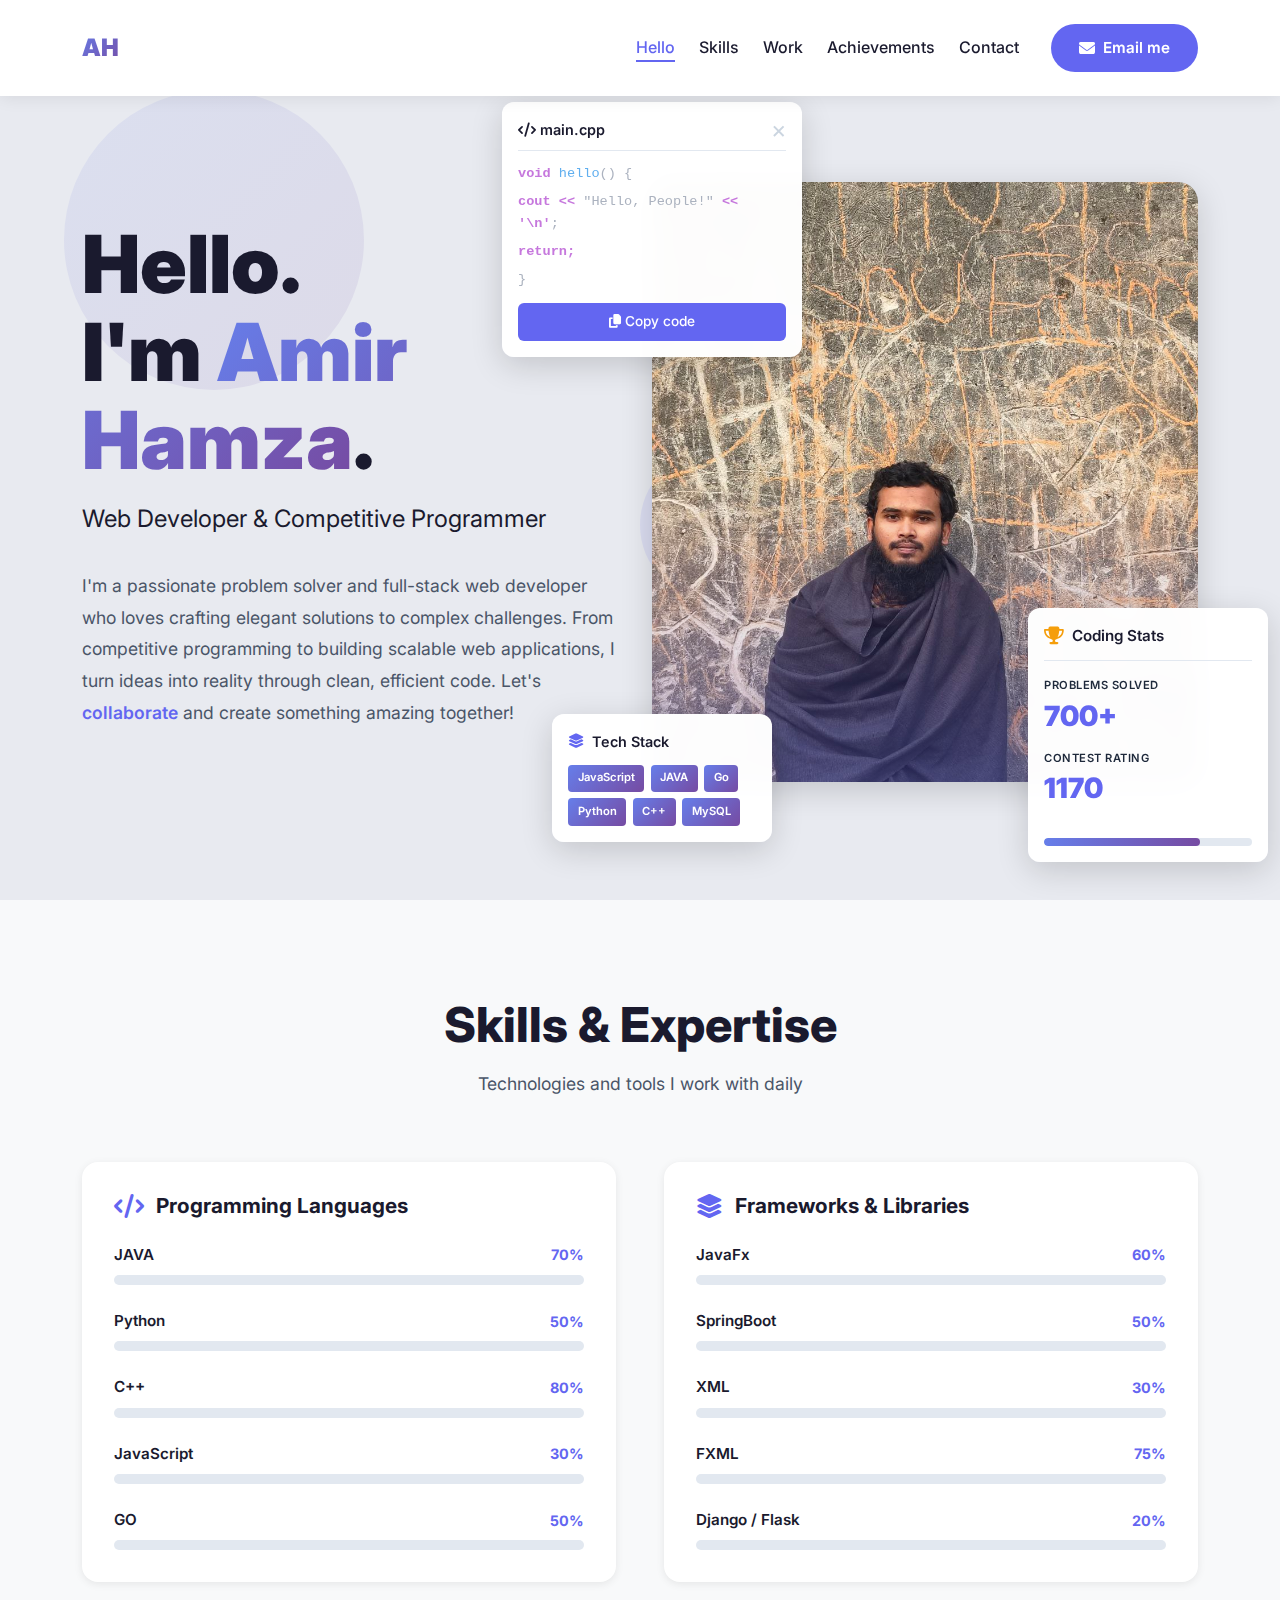
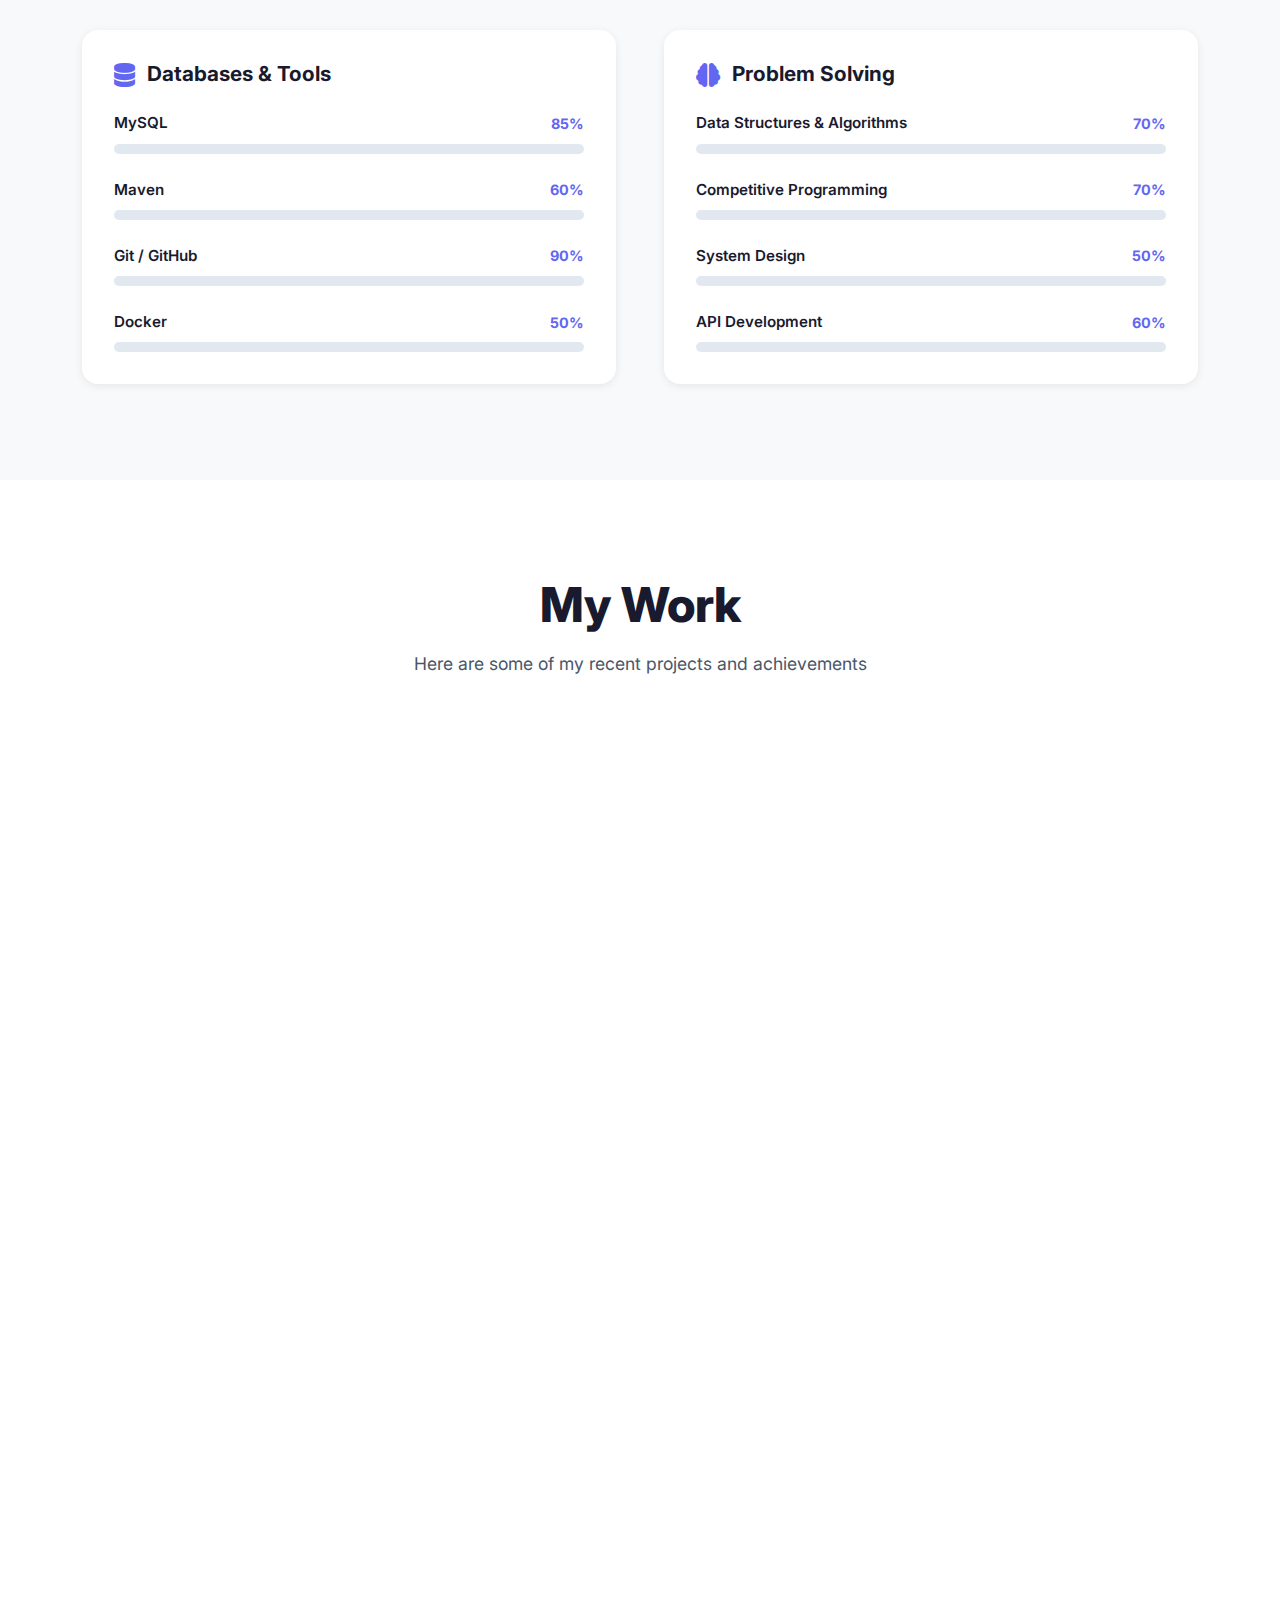
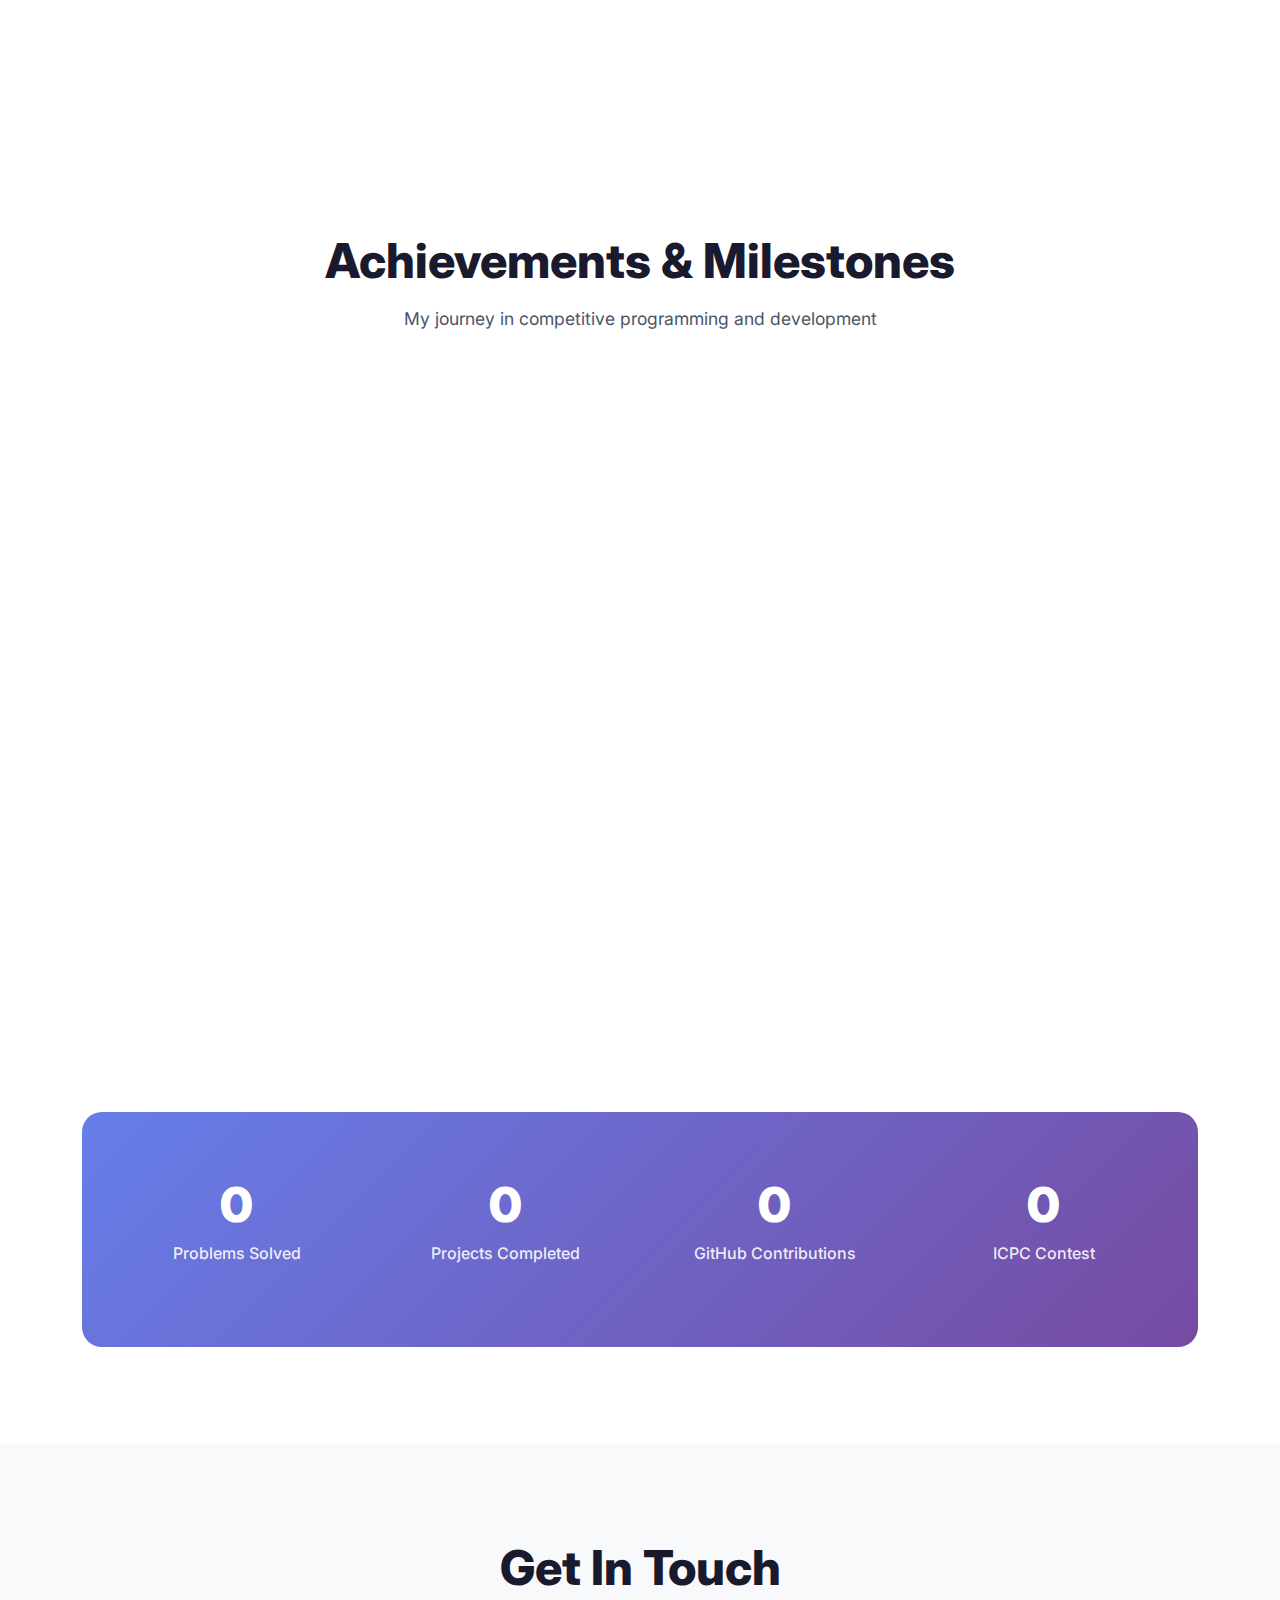
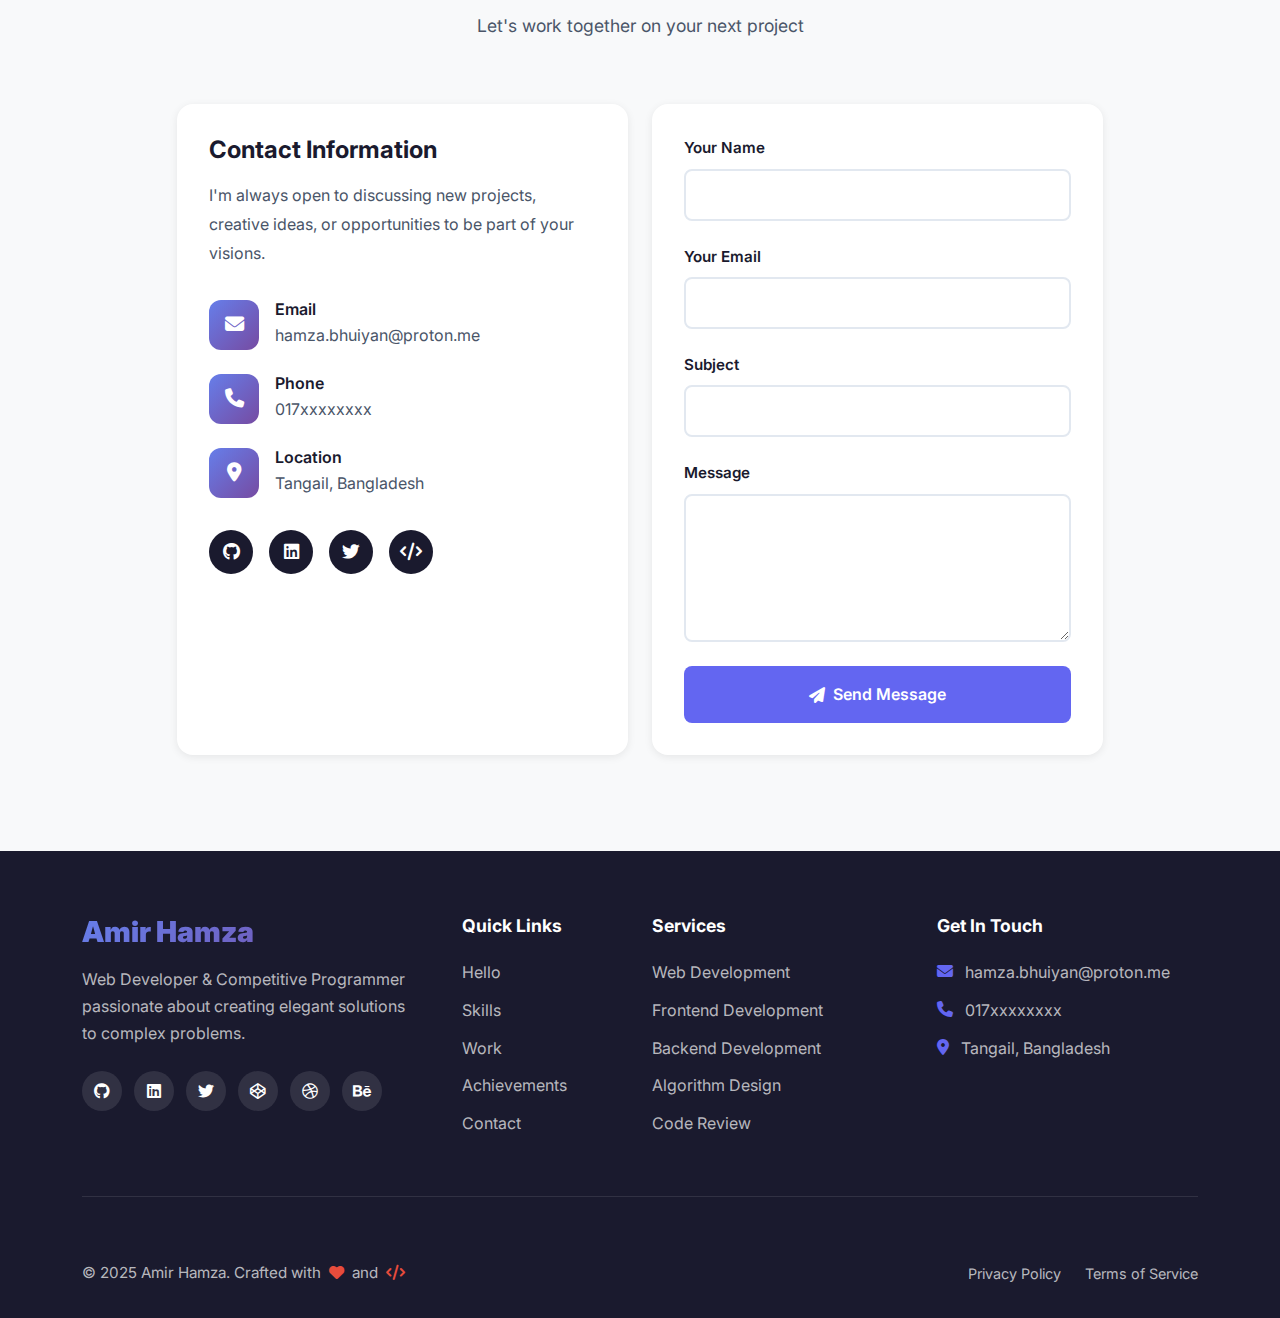
<file: index.html>
<!DOCTYPE html>
<html lang="en">
<head>
    <meta charset="UTF-8">
    <meta name="viewport" content="width=device-width, initial-scale=1.0">
    <title>Amir Hamza - Web Developer & Competitive Programmer</title>
    
    <!-- Bootstrap CSS -->
    <link href="https://cdn.jsdelivr.net/npm/bootstrap@5.3.0/dist/css/bootstrap.min.css" rel="stylesheet">
    
    <!-- Google Fonts -->
    <link rel="preconnect" href="https://fonts.googleapis.com">
    <link rel="preconnect" href="https://fonts.gstatic.com" crossorigin>
    <link href="https://fonts.googleapis.com/css2?family=Inter:wght@300;400;500;600;700;800;900&display=swap" rel="stylesheet">
    
    <!-- Font Awesome -->
    <link rel="stylesheet" href="https://cdnjs.cloudflare.com/ajax/libs/font-awesome/6.4.0/css/all.min.css">
    
    <!-- Custom CSS -->
    <link rel="stylesheet" href="style.css">
</head>
<body>
    <!-- Top Navigation -->
    <nav class="navbar navbar-expand-lg navbar-light fixed-top">
        <div class="container">
            <div class="navbar-content d-flex justify-content-between align-items-center w-100">
                <a href="#hello" class="navbar-brand">AH</a>
                
                <!-- Mobile Menu Toggle -->
                <button class="mobile-menu-toggle" aria-label="Toggle navigation menu">
                    <span class="hamburger-line"></span>
                    <span class="hamburger-line"></span>
                    <span class="hamburger-line"></span>
                </button>
                
                <div class="nav-menu">
                    <ul class="nav-links d-flex gap-4 mb-0">
                        <li><a href="#hello" class="active">Hello</a></li>
                        <li><a href="#skills">Skills</a></li>
                        <li><a href="#work">Work</a></li>
                        <li><a href="#achievements">Achievements</a></li>
                        <li><a href="#contact">Contact</a></li>
                    </ul>
                    
                    <button class="email-btn">
                        <i class="fas fa-envelope"></i>
                        Email me
                    </button>
                </div>
            </div>
        </div>
    </nav>

    <!-- Hero Section -->
    <section id="hello" class="hero-section">
        <div class="container h-100">
            <div class="row h-100 align-items-center">
                <div class="col-lg-6">
                    <div class="hero-content">
                        <h1 class="hero-title">
                            Hello.<br>
                            I'm <span class="highlight">Amir Hamza</span>.
                        </h1>
                        <p class="hero-subtitle">Web Developer & Competitive Programmer</p>
                        
                        <p class="hero-description">
                            I'm a passionate problem solver and full-stack web developer who loves 
                            crafting elegant solutions to complex challenges. From competitive programming 
                            to building scalable web applications, I turn ideas into reality through clean, 
                            efficient code. Let's <span class="text-link">collaborate</span> and create something amazing together!
                        </p>
                    </div>
                </div>
                
                <div class="col-lg-6">
                    <div class="hero-image-container">
                        <!-- Algorithm Code Card -->
                        <div class="floating-card code-card">
                            <div class="card-header">
                                <span class="card-title"><i class="fas fa-code"></i> main.cpp </span>
                                <span class="close-btn">×</span>
                            </div>
                            <div class="card-body">
                                <div class="code-line">
                                    <span class="keyword">void</span> 
                                    <span class="function">hello</span><span class="bracket">() {</span>
                                </div>
                                <div class="code-line">
                                    <span class="keyword">  cout << </span> <span class="bracket"> "Hello, People!" </span><span class="keyword"> << '\n'</span><span class="bracket">;</span>
                                </div>
                                <div class="code-line">
                                    <span class="keyword">    return;
                                </div>
                                <div class="code-line">
                                    <span class="bracket">}</span>
                                </div>
                            </div>
                            <button class="copy-btn"><i class="fas fa-copy"></i> Copy code</button>
                        </div>
                        
                        <div class="main-image-wrapper">
                            <img src="assets/profile.jpg" alt="Amir Hamza - Developer" class="hero-image">
                            <div class="gradient-overlay"></div>
                        </div>
                        
                        <!-- Competitive Programming Stats Card -->
                        <div class="floating-card stats-card">
                            <div class="stats-header">
                                <i class="fas fa-trophy"></i>
                                <span>Coding Stats</span>
                            </div>
                            <div class="stats-body">
                                <div class="stat-item">
                                    <div class="stat-label">Problems Solved</div>
                                    <div class="stat-value">700+</div>
                                </div>
                                <div class="stat-item">
                                    <div class="stat-label">Contest Rating</div>
                                    <div class="stat-value">1170</div>
                                </div>
                                <div class="stat-bar">
                                    <div class="stat-progress" style="width: 75%"></div>
                                </div>
                            </div>
                        </div>
                        
                        <!-- Tech Stack Card -->
                        <div class="floating-card tech-card">
                            <div class="tech-header">
                                <i class="fas fa-layer-group"></i>
                                <span>Tech Stack</span>
                            </div>
                            <div class="tech-body">
                                <div class="tech-tags">
                                    <span class="tech-tag">JavaScript</span>
                                    <span class="tech-tag">JAVA</span>
                                    <span class="tech-tag">Go</span>
                                    <span class="tech-tag">Python</span>
                                    <span class="tech-tag">C++</span>
                                    <span class="tech-tag">MySQL</span>
                                </div>
                            </div>
                        </div>
                    </div>
                </div>
            </div>
        </div>
        
        <!-- Background decorative elements -->
        <div class="bg-shapes">
            <div class="shape shape-1"></div>
            <div class="shape shape-2"></div>
            <div class="shape shape-3"></div>
        </div>
    </section>

    <!-- Skills Section -->
    <section id="skills" class="skills-section">
        <div class="container">
            <div class="section-header text-center">
                <h2 class="section-title">Skills & Expertise</h2>
                <p class="section-subtitle">Technologies and tools I work with daily</p>
            </div>
            
            <div class="row g-5">
                <div class="col-lg-6">
                    <div class="skills-category">
                        <h3 class="category-title">
                            <i class="fas fa-code"></i> Programming Languages
                        </h3>
                        <div class="skills-list">
                            <div class="skill-item">
                                <div class="skill-header">
                                    <span class="skill-name">JAVA</span>
                                    <span class="skill-percentage">70%</span>
                                </div>
                                <div class="skill-bar">
                                    <div class="skill-progress" data-progress="70"></div>
                                </div>
                            </div>
                            
                            <div class="skill-item">
                                <div class="skill-header">
                                    <span class="skill-name">Python</span>
                                    <span class="skill-percentage">50%</span>
                                </div>
                                <div class="skill-bar">
                                    <div class="skill-progress" data-progress="50"></div>
                                </div>
                            </div>
                            
                            <div class="skill-item">
                                <div class="skill-header">
                                    <span class="skill-name">C++</span>
                                    <span class="skill-percentage">80%</span>
                                </div>
                                <div class="skill-bar">
                                    <div class="skill-progress" data-progress="80"></div>
                                </div>
                            </div>
                            
                            <div class="skill-item">
                                <div class="skill-header">
                                    <span class="skill-name">JavaScript</span>
                                    <span class="skill-percentage">30%</span>
                                </div>
                                <div class="skill-bar">
                                    <div class="skill-progress" data-progress="30"></div>
                                </div>
                            </div>
                            
                            <div class="skill-item">
                                <div class="skill-header">
                                    <span class="skill-name">GO</span>
                                    <span class="skill-percentage">50%</span>
                                </div>
                                <div class="skill-bar">
                                    <div class="skill-progress" data-progress="50"></div>
                                </div>
                            </div>
                        </div>
                    </div>
                </div>
                
                <div class="col-lg-6">
                    <div class="skills-category">
                        <h3 class="category-title">
                            <i class="fas fa-layer-group"></i> Frameworks & Libraries
                        </h3>
                        <div class="skills-list">
                            <div class="skill-item">
                                <div class="skill-header">
                                    <span class="skill-name">JavaFx</span>
                                    <span class="skill-percentage">60%</span>
                                </div>
                                <div class="skill-bar">
                                    <div class="skill-progress" data-progress="60"></div>
                                </div>
                            </div>
                            
                            <div class="skill-item">
                                <div class="skill-header">
                                    <span class="skill-name">SpringBoot</span>
                                    <span class="skill-percentage">50%</span>
                                </div>
                                <div class="skill-bar">
                                    <div class="skill-progress" data-progress="50"></div>
                                </div>
                            </div>
                            
                            <div class="skill-item">
                                <div class="skill-header">
                                    <span class="skill-name">XML</span>
                                    <span class="skill-percentage">30%</span>
                                </div>
                                <div class="skill-bar">
                                    <div class="skill-progress" data-progress="30"></div>
                                </div>
                            </div>
                            
                            <div class="skill-item">
                                <div class="skill-header">
                                    <span class="skill-name">FXML</span>
                                    <span class="skill-percentage">75%</span>
                                </div>
                                <div class="skill-bar">
                                    <div class="skill-progress" data-progress="75"></div>
                                </div>
                            </div>
                            
                            <div class="skill-item">
                                <div class="skill-header">
                                    <span class="skill-name">Django / Flask</span>
                                    <span class="skill-percentage">20%</span>
                                </div>
                                <div class="skill-bar">
                                    <div class="skill-progress" data-progress="20"></div>
                                </div>
                            </div>
                        </div>
                    </div>
                </div>
                
                <div class="col-lg-6">
                    <div class="skills-category">
                        <h3 class="category-title">
                            <i class="fas fa-database"></i> Databases & Tools
                        </h3>
                        <div class="skills-list">
                            <div class="skill-item">
                                <div class="skill-header">
                                    <span class="skill-name">MySQL</span>
                                    <span class="skill-percentage">85%</span>
                                </div>
                                <div class="skill-bar">
                                    <div class="skill-progress" data-progress="85"></div>
                                </div>
                            </div>
                            
                            <div class="skill-item">
                                <div class="skill-header">
                                    <span class="skill-name">Maven</span>
                                    <span class="skill-percentage">60%</span>
                                </div>
                                <div class="skill-bar">
                                    <div class="skill-progress" data-progress="60"></div>
                                </div>
                            </div>
                            
                            <div class="skill-item">
                                <div class="skill-header">
                                    <span class="skill-name">Git / GitHub</span>
                                    <span class="skill-percentage">90%</span>
                                </div>
                                <div class="skill-bar">
                                    <div class="skill-progress" data-progress="90"></div>
                                </div>
                            </div>
                            
                            <div class="skill-item">
                                <div class="skill-header">
                                    <span class="skill-name">Docker</span>
                                    <span class="skill-percentage">50%</span>
                                </div>
                                <div class="skill-bar">
                                    <div class="skill-progress" data-progress="50"></div>
                                </div>
                            </div>
                        </div>
                    </div>
                </div>
                
                <div class="col-lg-6">
                    <div class="skills-category">
                        <h3 class="category-title">
                            <i class="fas fa-brain"></i> Problem Solving
                        </h3>
                        <div class="skills-list">
                            <div class="skill-item">
                                <div class="skill-header">
                                    <span class="skill-name">Data Structures & Algorithms</span>
                                    <span class="skill-percentage">70%</span>
                                </div>
                                <div class="skill-bar">
                                    <div class="skill-progress" data-progress="70"></div>
                                </div>
                            </div>
                            
                            <div class="skill-item">
                                <div class="skill-header">
                                    <span class="skill-name">Competitive Programming</span>
                                    <span class="skill-percentage">70%</span>
                                </div>
                                <div class="skill-bar">
                                    <div class="skill-progress" data-progress="70"></div>
                                </div>
                            </div>
                            
                            <div class="skill-item">
                                <div class="skill-header">
                                    <span class="skill-name">System Design</span>
                                    <span class="skill-percentage">50%</span>
                                </div>
                                <div class="skill-bar">
                                    <div class="skill-progress" data-progress="50"></div>
                                </div>
                            </div>
                            
                            <div class="skill-item">
                                <div class="skill-header">
                                    <span class="skill-name">API Development</span>
                                    <span class="skill-percentage">60%</span>
                                </div>
                                <div class="skill-bar">
                                    <div class="skill-progress" data-progress="60"></div>
                                </div>
                            </div>
                        </div>
                    </div>
                </div>
            </div>
        </div>
    </section>

    <!-- Work Section -->
    <section id="work" class="work-section">
        <div class="container">
            <div class="section-header text-center">
                <h2 class="section-title">My Work</h2>
                <p class="section-subtitle">Here are some of my recent projects and achievements</p>
            </div>
            
            <div class="projects-grid">
                <!-- Project 1 -->
                <div class="project-card">
                    <div class="project-image">
                        <img src="assets/webmat.webp" alt="Web Matrics App">
                        <div class="project-overlay">
                            <a href="https://github.com/hamza-vuiyan/Web-Analyzer" class="btn-view"><i class="fas fa-eye"></i> View Project</a>
                        </div>
                    </div>
                    <div class="project-info">
                        <h3 class="project-title">Web Matrics</h3>
                        <p class="project-description">Interactive math learning platform with real-time problem solving</p>
                        <div class="project-tags">
                            <span class="tag">JAVA</span>
                            <span class="tag">SpringBoot</span>
                            <span class="tag">MySQL</span>
                        </div>
                    </div>
                </div>

                <!-- Project 2 -->
                <div class="project-card">
                    <div class="project-image">
                        <img src="assets/crud.webp" alt="CRUD Application">
                        <div class="project-overlay">
                            <a href="https://github.com/hamza-vuiyan/Software-Engineering/tree/main/JDBC-CRUD" class="btn-view"><i class="fas fa-eye"></i> View Project</a>
                        </div>
                    </div>
                    <div class="project-info">
                        <h3 class="project-title">Full-Stack CRUD App</h3>
                        <p class="project-description">Complete data management system with authentication and authorization</p>
                        <div class="project-tags">
                            <span class="tag">JAVA</span>
                            <span class="tag">MySQL</span>
                        </div>
                    </div>
                </div>

                <!-- Project 3 -->
                <div class="project-card">
                    <div class="project-image">
                        <img src="assets/quiz.png" alt="Quiz Application">
                        <div class="project-overlay">
                            <a href="https://github.com/hamza-vuiyan/QuizApp" class="btn-view"><i class="fas fa-eye"></i> View Project</a>
                        </div>
                    </div>
                    <div class="project-info">
                        <h3 class="project-title">Interactive Quiz App</h3>
                        <p class="project-description">Real-time quiz platform with scoring and leaderboard system</p>
                        <div class="project-tags">
                            <span class="tag">JavaFx</span>
                            <span class="tag">MySQL</span>
                            <span class="tag">FXML</span>
                        </div>
                    </div>
                </div>

                <!-- Project 4 -->
                <div class="project-card">
                    <div class="project-image">
                        <img src="assets/blog.webp" alt="Blog Platform">
                        <div class="project-overlay">
                            <a href="https://github.com/hamza-vuiyan/myBlog" class="btn-view"><i class="fas fa-eye"></i> View Project</a>
                        </div>
                    </div>
                    <div class="project-info">
                        <h3 class="project-title">Blog Platform</h3>
                        <p class="project-description">Modern blogging platform with markdown support and comments</p>
                        <div class="project-tags">
                            <span class="tag">SpringBoot</span>
                            <span class="tag">MySQL</span>
                            <span class="tag">Maven</span>
                        </div>
                    </div>
                </div>

                <!-- Project 5 -->
                <div class="project-card">
                    <div class="project-image">
                        <img src="assets/birthday_project.png" alt="Birthday Project">
                        <div class="project-overlay">
                            <a href="https://github.com/hamza-vuiyan/Happy-BrithDay" class="btn-view"><i class="fas fa-eye"></i> View Project</a>
                        </div>
                    </div>
                    <div class="project-info">
                        <h3 class="project-title">Birthday Reminder</h3>
                        <p class="project-description">Beautiful animated birthday reminder app with notifications</p>
                        <div class="project-tags">
                            <span class="tag">JAVA</span>
                            <span class="tag">JavaFx</span>
                            <span class="tag">MySQL</span>
                        </div>
                    </div>
                </div>

                <!-- Project 6 -->
                <div class="project-card">
                    <div class="project-image">
                        <img src="assets/doodle.webp" alt="Creative Doodle">
                        <div class="project-overlay">
                            <a href="https://github.com/hamza-vuiyan/DoodleJump" class="btn-view"><i class="fas fa-eye"></i> View Project</a>
                        </div>
                    </div>
                    <div class="project-info">
                        <h3 class="project-title">Doodle Jump.</h3>
                        <p class="project-description">Interactive drawing application with real-time collaboration</p>
                        <div class="project-tags">
                            <span class="tag">JAVA</span>
                            <span class="tag">JavaFx</span>
                            <span class="tag">FXML</span>
                        </div>
                    </div>
                </div>
            </div>
        </div>
    </section>

    <!-- Achievements Section -->
    <section id="achievements" class="achievements-section">
        <div class="container">
            <div class="section-header text-center">
                <h2 class="section-title">Achievements & Milestones</h2>
                <p class="section-subtitle">My journey in competitive programming and development</p>
            </div>
            
            <div class="achievements-grid">
                <!-- Achievement 1 -->
                <div class="achievement-card">
                    <div class="achievement-icon">
                        <i class="fas fa-trophy"></i>
                    </div>
                    <div class="achievement-content">
                        <h3 class="achievement-title">700+ Problems Solved</h3>
                        <p class="achievement-description">
                            Solved over 700 plus algorithmic challenges across multiple platforms including 
                            LeetCode, Codeforces, and HackerRank.
                        </p>
                        <div class="achievement-meta">
                            <span class="badge badge-primary">Competitive Programming</span>
                        </div>
                    </div>
                </div>

                <!-- Achievement 2 -->
                <div class="achievement-card">
                    <div class="achievement-icon">
                        <i class="fas fa-medal"></i>
                    </div>
                    <div class="achievement-content">
                        <h3 class="achievement-title">Contest Rating 1170</h3>
                        <p class="achievement-description">
                            Achieved expert rating in competitive programming contests with 
                            consistent top 10% finishes.
                        </p>
                        <div class="achievement-meta">
                            <span class="badge badge-success">Codeforces</span>
                        </div>
                    </div>
                </div>

                <!-- Achievement 3 -->
                <div class="achievement-card">
                    <div class="achievement-icon">
                        <i class="fas fa-project-diagram"></i>
                    </div>
                    <div class="achievement-content">
                        <h3 class="achievement-title">20+ Projects Completed</h3>
                        <p class="achievement-description">
                            Successfully delivered 20+ full-stack web applications from concept to 
                            deployment with satisfied clients.
                        </p>
                        <div class="achievement-meta">
                            <span class="badge badge-info">Web Development</span>
                        </div>
                    </div>
                </div>

                <!-- Achievement 4 -->
                <div class="achievement-card">
                    <div class="achievement-icon">
                        <i class="fas fa-users"></i>
                    </div>
                    <div class="achievement-content">
                        <h3 class="achievement-title">Open Source Contributor</h3>
                        <p class="achievement-description">
                            Active contributor to open source projects with 100+ contributions 
                            and multiple merged pull requests.
                        </p>
                        <div class="achievement-meta">
                            <span class="badge badge-warning">GitHub</span>
                        </div>
                    </div>
                </div>

                <!-- Achievement 5 -->
                <div class="achievement-card">
                    <div class="achievement-icon">
                        <i class="fas fa-certificate"></i>
                    </div>
                    <div class="achievement-content">
                        <h3 class="achievement-title">Technical Certifications</h3>
                        <p class="achievement-description">
                            Certified in Full-Stack Development, Cloud Computing, and Advanced 
                            Data Structures & Algorithms.
                        </p>
                        <div class="achievement-meta">
                            <span class="badge badge-danger">Education</span>
                        </div>
                    </div>
                </div>

                <!-- Achievement 6 -->
                <div class="achievement-card">
                    <div class="achievement-icon">
                        <i class="fas fa-rocket"></i>
                    </div>
                    <div class="achievement-content">
                        <h3 class="achievement-title">Hackathon Winner</h3>
                        <p class="achievement-description">
                            Won multiple hackathons building innovative solutions under pressure 
                            with creative problem-solving.
                        </p>
                        <div class="achievement-meta">
                            <span class="badge badge-purple">Innovation</span>
                        </div>
                    </div>
                </div>
            </div>
            
            <!-- Stats Counter -->
            <div class="stats-counter">
                <div class="row text-center">
                    <div class="col-md-3 col-6">
                        <div class="stat-box">
                            <h3 class="stat-number" data-target="700">0</h3>
                            <p class="stat-label">Problems Solved</p>
                        </div>
                    </div>
                    <div class="col-md-3 col-6">
                        <div class="stat-box">
                            <h3 class="stat-number" data-target="20">0</h3>
                            <p class="stat-label">Projects Completed</p>
                        </div>
                    </div>
                    <div class="col-md-3 col-6">
                        <div class="stat-box">
                            <h3 class="stat-number" data-target="100">0</h3>
                            <p class="stat-label">GitHub Contributions</p>
                        </div>
                    </div>
                    <div class="col-md-3 col-6">
                        <div class="stat-box">
                            <h3 class="stat-number" data-target="5">0</h3>
                            <p class="stat-label">ICPC Contest</p>
                        </div>
                    </div>
                </div>
            </div>
        </div>
    </section>

    <!-- Contact Section -->
    <section id="contact" class="contact-section">
        <div class="container">
            <div class="row justify-content-center">
                <div class="col-lg-10">
                    <div class="section-header text-center">
                        <h2 class="section-title">Get In Touch</h2>
                        <p class="section-subtitle">Let's work together on your next project</p>
                    </div>
                    
                    <div class="row g-4">
                        <div class="col-lg-6">
                            <div class="contact-info">
                                <h3 class="contact-info-title">Contact Information</h3>
                                <p class="contact-info-text">
                                    I'm always open to discussing new projects, creative ideas, 
                                    or opportunities to be part of your visions.
                                </p>
                                
                                <div class="contact-items">
                                    <div class="contact-item">
                                        <div class="contact-icon">
                                            <i class="fas fa-envelope"></i>
                                        </div>
                                        <div class="contact-details">
                                            <h4>Email</h4>
                                            <p>hamza.bhuiyan@proton.me</p>
                                        </div>
                                    </div>
                                    
                                    <div class="contact-item">
                                        <div class="contact-icon">
                                            <i class="fas fa-phone"></i>
                                        </div>
                                        <div class="contact-details">
                                            <h4>Phone</h4>
                                            <p>017xxxxxxxx</p>
                                        </div>
                                    </div>
                                    
                                    <div class="contact-item">
                                        <div class="contact-icon">
                                            <i class="fas fa-map-marker-alt"></i>
                                        </div>
                                        <div class="contact-details">
                                            <h4>Location</h4>
                                            <p>Tangail, Bangladesh</p>
                                        </div>
                                    </div>
                                </div>
                                
                                <div class="social-links">
                                    <a href="https://github.com/hamza-vuiyan" class="social-link"><i class="fab fa-github"></i></a>
                                    <a href="https://www.linkedin.com/in/amirhamzah19/" class="social-link"><i class="fab fa-linkedin"></i></a>
                                    <a href="https://x.com/hamza_vuiyan" class="social-link"><i class="fab fa-twitter"></i></a>
                                    <a href="https://codeforces.com/profile/Amir_Hamza19" class="social-link"><i class="fas fa-code"></i></a>
                                </div>
                            </div>
                        </div>
                        
                        <div class="col-lg-6">
                            <form class="contact-form" id="contactForm">
                                <div class="form-group">
                                    <label for="name">Your Name</label>
                                    <input type="text" class="form-control" id="name" required>
                                </div>
                                
                                <div class="form-group">
                                    <label for="email">Your Email</label>
                                    <input type="email" class="form-control" id="email" required>
                                </div>
                                
                                <div class="form-group">
                                    <label for="subject">Subject</label>
                                    <input type="text" class="form-control" id="subject" required>
                                </div>
                                
                                <div class="form-group">
                                    <label for="message">Message</label>
                                    <textarea class="form-control" id="message" rows="5" required></textarea>
                                </div>
                                
                                <button type="submit" class="btn-submit">
                                    <i class="fas fa-paper-plane"></i> Send Message
                                </button>
                            </form>
                        </div>
                    </div>
                </div>
            </div>
        </div>
    </section>

    <!-- Footer -->
    <footer class="footer">
        <div class="container">
            <div class="footer-top">
                <div class="row g-4">
                    <div class="col-lg-4">
                        <div class="footer-about">
                            <h3 class="footer-title">Amir Hamza</h3>
                            <p class="footer-text">
                                Web Developer & Competitive Programmer passionate about creating 
                                elegant solutions to complex problems.
                            </p>
                            <div class="footer-social">
                                <a href="#" aria-label="GitHub"><i class="fab fa-github"></i></a>
                                <a href="#" aria-label="LinkedIn"><i class="fab fa-linkedin"></i></a>
                                <a href="#" aria-label="Twitter"><i class="fab fa-twitter"></i></a>
                                <a href="#" aria-label="CodePen"><i class="fab fa-codepen"></i></a>
                                <a href="#" aria-label="Dribbble"><i class="fab fa-dribbble"></i></a>
                                <a href="#" aria-label="Behance"><i class="fab fa-behance"></i></a>
                            </div>
                        </div>
                    </div>
                    
                    <div class="col-lg-2 col-md-4 col-6">
                        <div class="footer-links">
                            <h4 class="footer-heading">Quick Links</h4>
                            <ul>
                                <li><a href="#hello">Hello</a></li>
                                <li><a href="#skills">Skills</a></li>
                                <li><a href="#work">Work</a></li>
                                <li><a href="#achievements">Achievements</a></li>
                                <li><a href="#contact">Contact</a></li>
                            </ul>
                        </div>
                    </div>
                    
                    <div class="col-lg-3 col-md-4 col-6">
                        <div class="footer-links">
                            <h4 class="footer-heading">Services</h4>
                            <ul>
                                <li><a href="#">Web Development</a></li>
                                <li><a href="#">Frontend Development</a></li>
                                <li><a href="#">Backend Development</a></li>
                                <li><a href="#">Algorithm Design</a></li>
                                <li><a href="#">Code Review</a></li>
                            </ul>
                        </div>
                    </div>
                    
                    <div class="col-lg-3 col-md-4">
                        <div class="footer-contact">
                            <h4 class="footer-heading">Get In Touch</h4>
                            <ul>
                                <li>
                                    <i class="fas fa-envelope"></i>
                                    <a href="mailto:hamza.bhuiyan@proton.me">hamza.bhuiyan@proton.me</a>
                                </li>
                                <li>
                                    <i class="fas fa-phone"></i>
                                    <a href="tel:017xxxxxxx">017xxxxxxxx</a>
                                </li>
                                <li>
                                    <i class="fas fa-map-marker-alt"></i>
                                    <span>Tangail, Bangladesh</span>
                                </li>
                            </ul>
                        </div>
                    </div>
                </div>
            </div>
            
            <div class="footer-bottom">
                <div class="row align-items-center">
                    <div class="col-md-6">
                        <p class="copyright">
                            &copy; 2025 Amir Hamza. Crafted with <i class="fas fa-heart"></i> and <i class="fas fa-code"></i>
                        </p>
                    </div>
                    <div class="col-md-6">
                        <div class="footer-bottom-links">
                            <a href="#">Privacy Policy</a>
                            <a href="#">Terms of Service</a>
                        </div>
                    </div>
                </div>
            </div>
        </div>
    </footer>

    <!-- Bootstrap JS -->
    <script src="https://cdn.jsdelivr.net/npm/bootstrap@5.3.0/dist/js/bootstrap.bundle.min.js"></script>
    
    <!-- Custom JS -->
    <script src="script.js"></script>
</body>
</html>
</file>
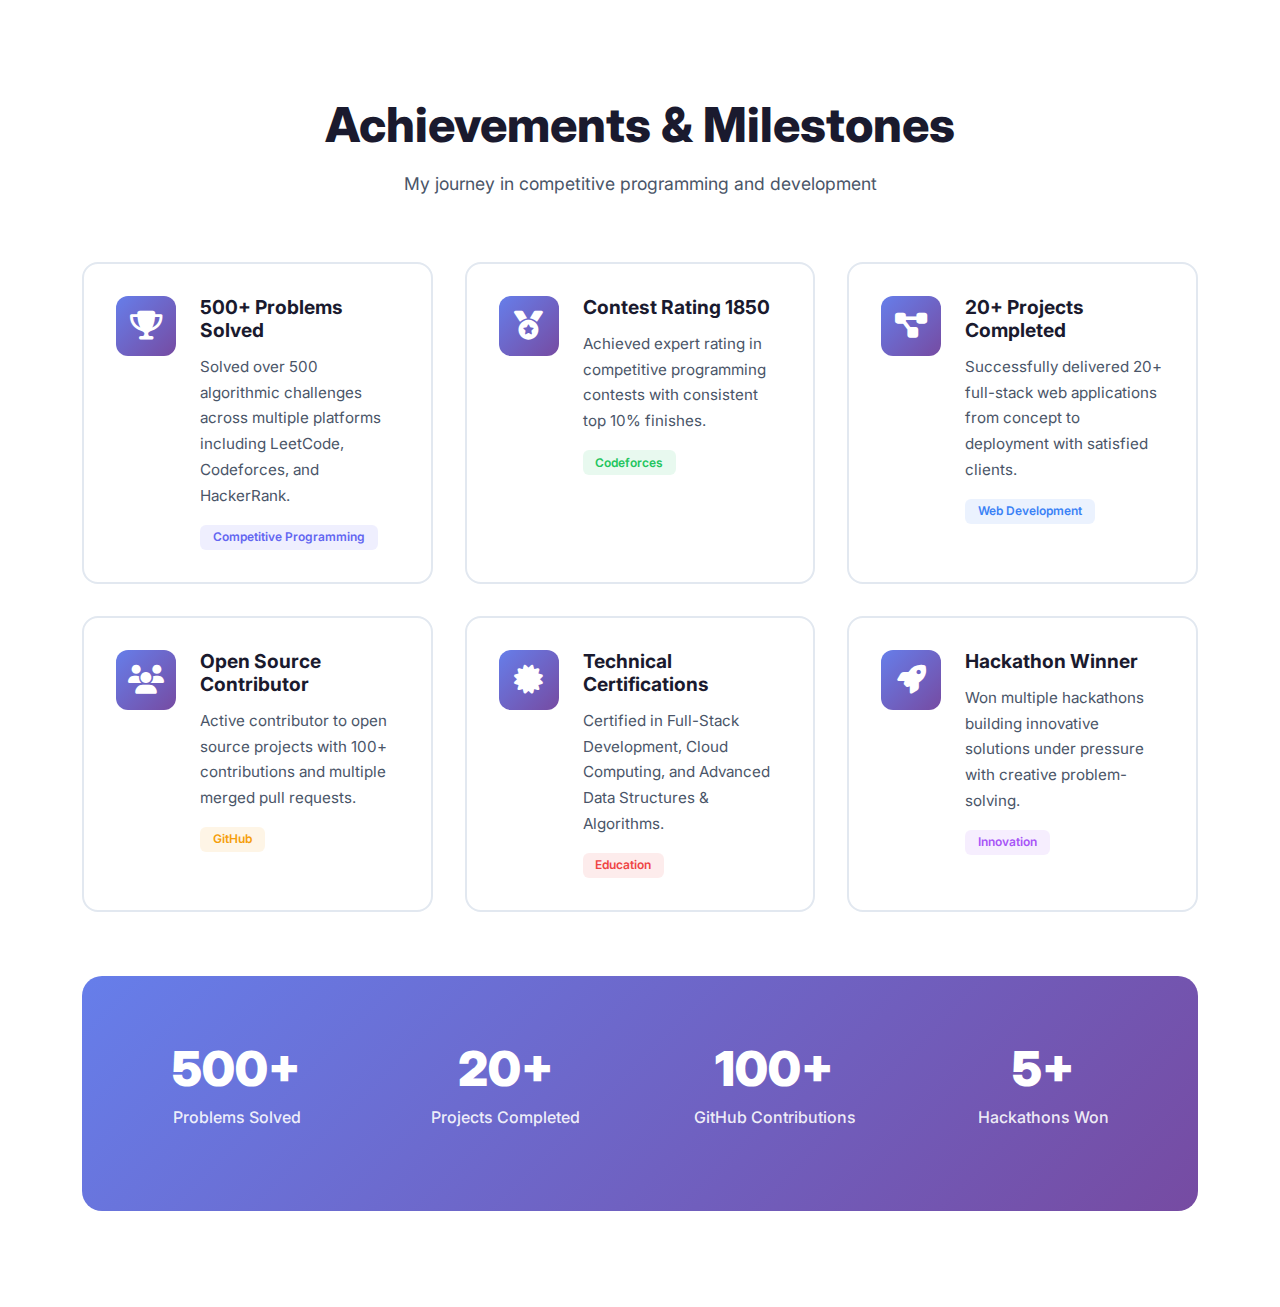
<file: sections/achievements.html>
<!-- Achievements Section - Standalone for debugging -->
<!DOCTYPE html>
<html lang="en">
<head>
    <meta charset="UTF-8">
    <meta name="viewport" content="width=device-width, initial-scale=1.0">
    <title>Achievements Section - Amir Hamza</title>
    <link href="https://cdn.jsdelivr.net/npm/bootstrap@5.3.0/dist/css/bootstrap.min.css" rel="stylesheet">
    <link rel="stylesheet" href="https://cdnjs.cloudflare.com/ajax/libs/font-awesome/6.4.0/css/all.min.css">
    <link rel="preconnect" href="https://fonts.googleapis.com">
    <link rel="preconnect" href="https://fonts.gstatic.com" crossorigin>
    <link href="https://fonts.googleapis.com/css2?family=Inter:wght@300;400;500;600;700;800;900&display=swap" rel="stylesheet">
    <link rel="stylesheet" href="../style.css">
</head>
<body>
    <!-- Achievements Section -->
    <section id="achievements" class="achievements-section">
        <div class="container">
            <div class="section-header text-center">
                <h2 class="section-title">Achievements & Milestones</h2>
                <p class="section-subtitle">My journey in competitive programming and development</p>
            </div>
            
            <div class="achievements-grid">
                <!-- Achievement 1 -->
                <div class="achievement-card" style="opacity: 1; transform: translateY(0);">
                    <div class="achievement-icon">
                        <i class="fas fa-trophy"></i>
                    </div>
                    <div class="achievement-content">
                        <h3 class="achievement-title">500+ Problems Solved</h3>
                        <p class="achievement-description">
                            Solved over 500 algorithmic challenges across multiple platforms including 
                            LeetCode, Codeforces, and HackerRank.
                        </p>
                        <div class="achievement-meta">
                            <span class="badge badge-primary">Competitive Programming</span>
                        </div>
                    </div>
                </div>

                <!-- Achievement 2 -->
                <div class="achievement-card" style="opacity: 1; transform: translateY(0);">
                    <div class="achievement-icon">
                        <i class="fas fa-medal"></i>
                    </div>
                    <div class="achievement-content">
                        <h3 class="achievement-title">Contest Rating 1850</h3>
                        <p class="achievement-description">
                            Achieved expert rating in competitive programming contests with 
                            consistent top 10% finishes.
                        </p>
                        <div class="achievement-meta">
                            <span class="badge badge-success">Codeforces</span>
                        </div>
                    </div>
                </div>

                <!-- Achievement 3 -->
                <div class="achievement-card" style="opacity: 1; transform: translateY(0);">
                    <div class="achievement-icon">
                        <i class="fas fa-project-diagram"></i>
                    </div>
                    <div class="achievement-content">
                        <h3 class="achievement-title">20+ Projects Completed</h3>
                        <p class="achievement-description">
                            Successfully delivered 20+ full-stack web applications from concept to 
                            deployment with satisfied clients.
                        </p>
                        <div class="achievement-meta">
                            <span class="badge badge-info">Web Development</span>
                        </div>
                    </div>
                </div>

                <!-- Achievement 4 -->
                <div class="achievement-card" style="opacity: 1; transform: translateY(0);">
                    <div class="achievement-icon">
                        <i class="fas fa-users"></i>
                    </div>
                    <div class="achievement-content">
                        <h3 class="achievement-title">Open Source Contributor</h3>
                        <p class="achievement-description">
                            Active contributor to open source projects with 100+ contributions 
                            and multiple merged pull requests.
                        </p>
                        <div class="achievement-meta">
                            <span class="badge badge-warning">GitHub</span>
                        </div>
                    </div>
                </div>

                <!-- Achievement 5 -->
                <div class="achievement-card" style="opacity: 1; transform: translateY(0);">
                    <div class="achievement-icon">
                        <i class="fas fa-certificate"></i>
                    </div>
                    <div class="achievement-content">
                        <h3 class="achievement-title">Technical Certifications</h3>
                        <p class="achievement-description">
                            Certified in Full-Stack Development, Cloud Computing, and Advanced 
                            Data Structures & Algorithms.
                        </p>
                        <div class="achievement-meta">
                            <span class="badge badge-danger">Education</span>
                        </div>
                    </div>
                </div>

                <!-- Achievement 6 -->
                <div class="achievement-card" style="opacity: 1; transform: translateY(0);">
                    <div class="achievement-icon">
                        <i class="fas fa-rocket"></i>
                    </div>
                    <div class="achievement-content">
                        <h3 class="achievement-title">Hackathon Winner</h3>
                        <p class="achievement-description">
                            Won multiple hackathons building innovative solutions under pressure 
                            with creative problem-solving.
                        </p>
                        <div class="achievement-meta">
                            <span class="badge badge-purple">Innovation</span>
                        </div>
                    </div>
                </div>
            </div>
            
            <!-- Stats Counter -->
            <div class="stats-counter">
                <div class="row text-center">
                    <div class="col-md-3 col-6">
                        <div class="stat-box">
                            <h3 class="stat-number" data-target="500">500+</h3>
                            <p class="stat-label">Problems Solved</p>
                        </div>
                    </div>
                    <div class="col-md-3 col-6">
                        <div class="stat-box">
                            <h3 class="stat-number" data-target="20">20+</h3>
                            <p class="stat-label">Projects Completed</p>
                        </div>
                    </div>
                    <div class="col-md-3 col-6">
                        <div class="stat-box">
                            <h3 class="stat-number" data-target="100">100+</h3>
                            <p class="stat-label">GitHub Contributions</p>
                        </div>
                    </div>
                    <div class="col-md-3 col-6">
                        <div class="stat-box">
                            <h3 class="stat-number" data-target="5">5+</h3>
                            <p class="stat-label">Hackathons Won</p>
                        </div>
                    </div>
                </div>
            </div>
        </div>
    </section>

    <script src="https://cdn.jsdelivr.net/npm/bootstrap@5.3.0/dist/js/bootstrap.bundle.min.js"></script>
    <script src="../script.js"></script>
</body>
</html>
</file>
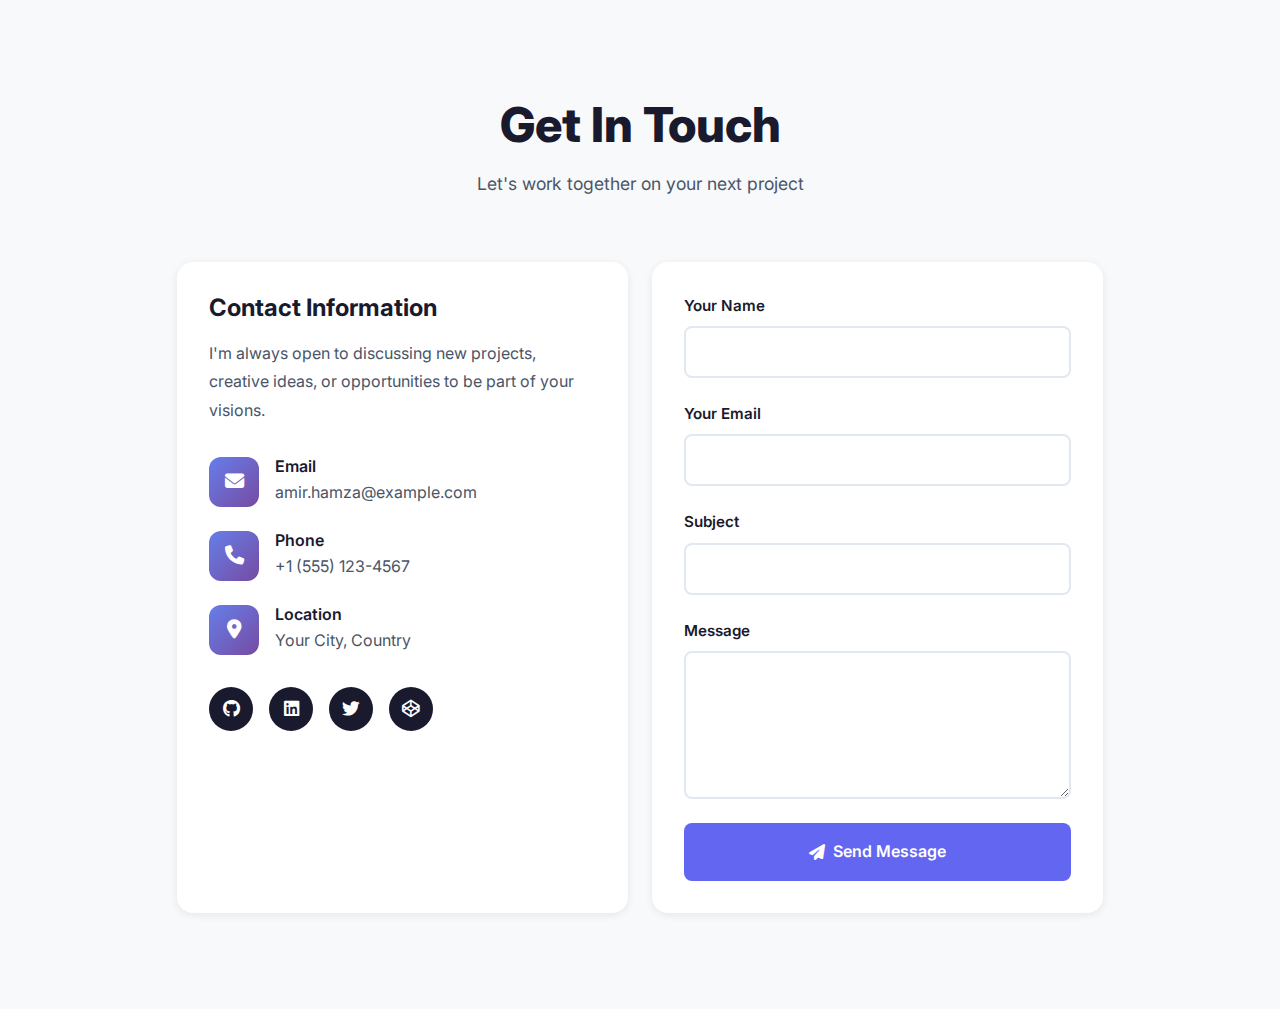
<file: sections/contact.html>
<!-- Contact Section - Standalone for debugging -->
<!DOCTYPE html>
<html lang="en">
<head>
    <meta charset="UTF-8">
    <meta name="viewport" content="width=device-width, initial-scale=1.0">
    <title>Contact Section - Amir Hamza</title>
    <link href="https://cdn.jsdelivr.net/npm/bootstrap@5.3.0/dist/css/bootstrap.min.css" rel="stylesheet">
    <link rel="stylesheet" href="https://cdnjs.cloudflare.com/ajax/libs/font-awesome/6.4.0/css/all.min.css">
    <link rel="preconnect" href="https://fonts.googleapis.com">
    <link rel="preconnect" href="https://fonts.gstatic.com" crossorigin>
    <link href="https://fonts.googleapis.com/css2?family=Inter:wght@300;400;500;600;700;800;900&display=swap" rel="stylesheet">
    <link rel="stylesheet" href="../style.css">
</head>
<body>
    <!-- Contact Section -->
    <section id="contact" class="contact-section">
        <div class="container">
            <div class="row justify-content-center">
                <div class="col-lg-10">
                    <div class="section-header text-center">
                        <h2 class="section-title">Get In Touch</h2>
                        <p class="section-subtitle">Let's work together on your next project</p>
                    </div>
                    
                    <div class="row g-4">
                        <div class="col-lg-6">
                            <div class="contact-info">
                                <h3 class="contact-info-title">Contact Information</h3>
                                <p class="contact-info-text">
                                    I'm always open to discussing new projects, creative ideas, 
                                    or opportunities to be part of your visions.
                                </p>
                                
                                <div class="contact-items">
                                    <div class="contact-item">
                                        <div class="contact-icon">
                                            <i class="fas fa-envelope"></i>
                                        </div>
                                        <div class="contact-details">
                                            <h4>Email</h4>
                                            <p>amir.hamza@example.com</p>
                                        </div>
                                    </div>
                                    
                                    <div class="contact-item">
                                        <div class="contact-icon">
                                            <i class="fas fa-phone"></i>
                                        </div>
                                        <div class="contact-details">
                                            <h4>Phone</h4>
                                            <p>+1 (555) 123-4567</p>
                                        </div>
                                    </div>
                                    
                                    <div class="contact-item">
                                        <div class="contact-icon">
                                            <i class="fas fa-map-marker-alt"></i>
                                        </div>
                                        <div class="contact-details">
                                            <h4>Location</h4>
                                            <p>Your City, Country</p>
                                        </div>
                                    </div>
                                </div>
                                
                                <div class="social-links">
                                    <a href="#" class="social-link"><i class="fab fa-github"></i></a>
                                    <a href="#" class="social-link"><i class="fab fa-linkedin"></i></a>
                                    <a href="#" class="social-link"><i class="fab fa-twitter"></i></a>
                                    <a href="#" class="social-link"><i class="fab fa-codepen"></i></a>
                                </div>
                            </div>
                        </div>
                        
                        <div class="col-lg-6">
                            <form class="contact-form" id="contactForm">
                                <div class="form-group">
                                    <label for="name">Your Name</label>
                                    <input type="text" class="form-control" id="name" required>
                                </div>
                                
                                <div class="form-group">
                                    <label for="email">Your Email</label>
                                    <input type="email" class="form-control" id="email" required>
                                </div>
                                
                                <div class="form-group">
                                    <label for="subject">Subject</label>
                                    <input type="text" class="form-control" id="subject" required>
                                </div>
                                
                                <div class="form-group">
                                    <label for="message">Message</label>
                                    <textarea class="form-control" id="message" rows="5" required></textarea>
                                </div>
                                
                                <button type="submit" class="btn-submit">
                                    <i class="fas fa-paper-plane"></i> Send Message
                                </button>
                            </form>
                        </div>
                    </div>
                </div>
            </div>
        </div>
    </section>

    <script src="https://cdn.jsdelivr.net/npm/bootstrap@5.3.0/dist/js/bootstrap.bundle.min.js"></script>
    <script src="../script.js"></script>
</body>
</html>
</file>
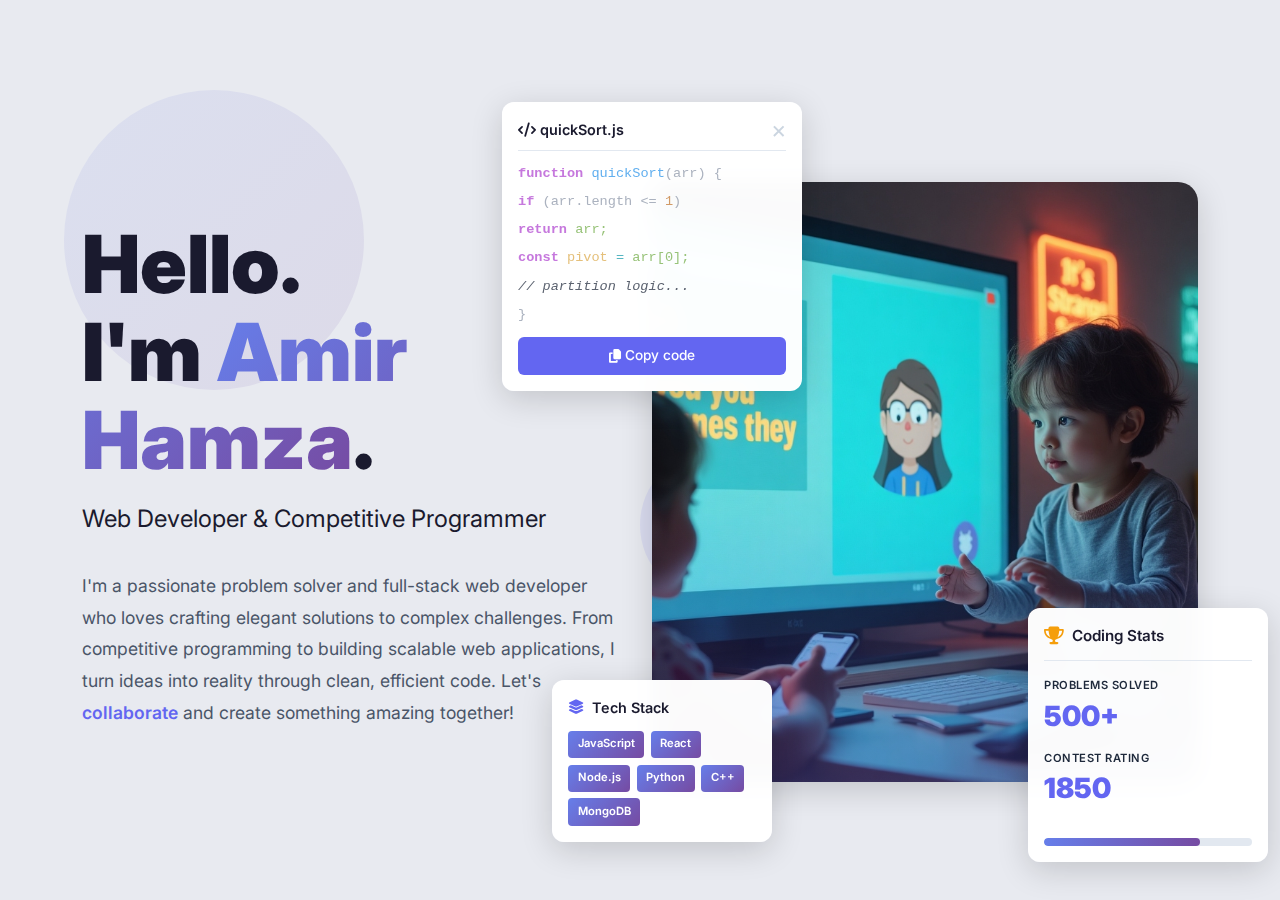
<file: sections/hero.html>
<!-- Hero/Hello Section - Standalone for debugging -->
<!DOCTYPE html>
<html lang="en">
<head>
    <meta charset="UTF-8">
    <meta name="viewport" content="width=device-width, initial-scale=1.0">
    <title>Hello Section - Amir Hamza</title>
    <link href="https://cdn.jsdelivr.net/npm/bootstrap@5.3.0/dist/css/bootstrap.min.css" rel="stylesheet">
    <link rel="stylesheet" href="https://cdnjs.cloudflare.com/ajax/libs/font-awesome/6.4.0/css/all.min.css">
    <link rel="preconnect" href="https://fonts.googleapis.com">
    <link rel="preconnect" href="https://fonts.gstatic.com" crossorigin>
    <link href="https://fonts.googleapis.com/css2?family=Inter:wght@300;400;500;600;700;800;900&display=swap" rel="stylesheet">
    <link rel="stylesheet" href="../style.css">
</head>
<body>
    <!-- Hero Section -->
    <section id="hello" class="hero-section">
        <div class="container h-100">
            <div class="row h-100 align-items-center">
                <div class="col-lg-6">
                    <div class="hero-content">
                        <h1 class="hero-title">
                            Hello.<br>
                            I'm <span class="highlight">Amir Hamza</span>.
                        </h1>
                        <p class="hero-subtitle">Web Developer & Competitive Programmer</p>
                        
                        <p class="hero-description">
                            I'm a passionate problem solver and full-stack web developer who loves 
                            crafting elegant solutions to complex challenges. From competitive programming 
                            to building scalable web applications, I turn ideas into reality through clean, 
                            efficient code. Let's <span class="text-link">collaborate</span> and create something amazing together!
                        </p>
                    </div>
                </div>
                
                <div class="col-lg-6">
                    <div class="hero-image-container">
                        <!-- Algorithm Code Card -->
                        <div class="floating-card code-card">
                            <div class="card-header">
                                <span class="card-title"><i class="fas fa-code"></i> quickSort.js</span>
                                <span class="close-btn">×</span>
                            </div>
                            <div class="card-body">
                                <div class="code-line">
                                    <span class="keyword">function</span> 
                                    <span class="function">quickSort</span><span class="bracket">(arr) {</span>
                                </div>
                                <div class="code-line">
                                    <span class="keyword">  if</span> <span class="bracket">(arr.length <= </span><span class="number">1</span><span class="bracket">)</span>
                                </div>
                                <div class="code-line">
                                    <span class="keyword">    return</span> <span class="value">arr;</span>
                                </div>
                                <div class="code-line">
                                    <span class="keyword">  const</span> <span class="variable">pivot</span> <span class="operator">=</span> <span class="value">arr[0];</span>
                                </div>
                                <div class="code-line">
                                    <span class="comment">  // partition logic...</span>
                                </div>
                                <div class="code-line">
                                    <span class="bracket">}</span>
                                </div>
                            </div>
                            <button class="copy-btn"><i class="fas fa-copy"></i> Copy code</button>
                        </div>
                        
                        <div class="main-image-wrapper">
                            <img src="../assets/ai4hori.jpg" alt="Amir Hamza - Developer" class="hero-image">
                            <div class="gradient-overlay"></div>
                        </div>
                        
                        <!-- Competitive Programming Stats Card -->
                        <div class="floating-card stats-card">
                            <div class="stats-header">
                                <i class="fas fa-trophy"></i>
                                <span>Coding Stats</span>
                            </div>
                            <div class="stats-body">
                                <div class="stat-item">
                                    <div class="stat-label">Problems Solved</div>
                                    <div class="stat-value">500+</div>
                                </div>
                                <div class="stat-item">
                                    <div class="stat-label">Contest Rating</div>
                                    <div class="stat-value">1850</div>
                                </div>
                                <div class="stat-bar">
                                    <div class="stat-progress" style="width: 75%"></div>
                                </div>
                            </div>
                        </div>
                        
                        <!-- Tech Stack Card -->
                        <div class="floating-card tech-card">
                            <div class="tech-header">
                                <i class="fas fa-layer-group"></i>
                                <span>Tech Stack</span>
                            </div>
                            <div class="tech-body">
                                <div class="tech-tags">
                                    <span class="tech-tag">JavaScript</span>
                                    <span class="tech-tag">React</span>
                                    <span class="tech-tag">Node.js</span>
                                    <span class="tech-tag">Python</span>
                                    <span class="tech-tag">C++</span>
                                    <span class="tech-tag">MongoDB</span>
                                </div>
                            </div>
                        </div>
                    </div>
                </div>
            </div>
        </div>
        
        <!-- Background decorative elements -->
        <div class="bg-shapes">
            <div class="shape shape-1"></div>
            <div class="shape shape-2"></div>
            <div class="shape shape-3"></div>
        </div>
    </section>

    <script src="https://cdn.jsdelivr.net/npm/bootstrap@5.3.0/dist/js/bootstrap.bundle.min.js"></script>
    <script src="../script.js"></script>
</body>
</html>
</file>
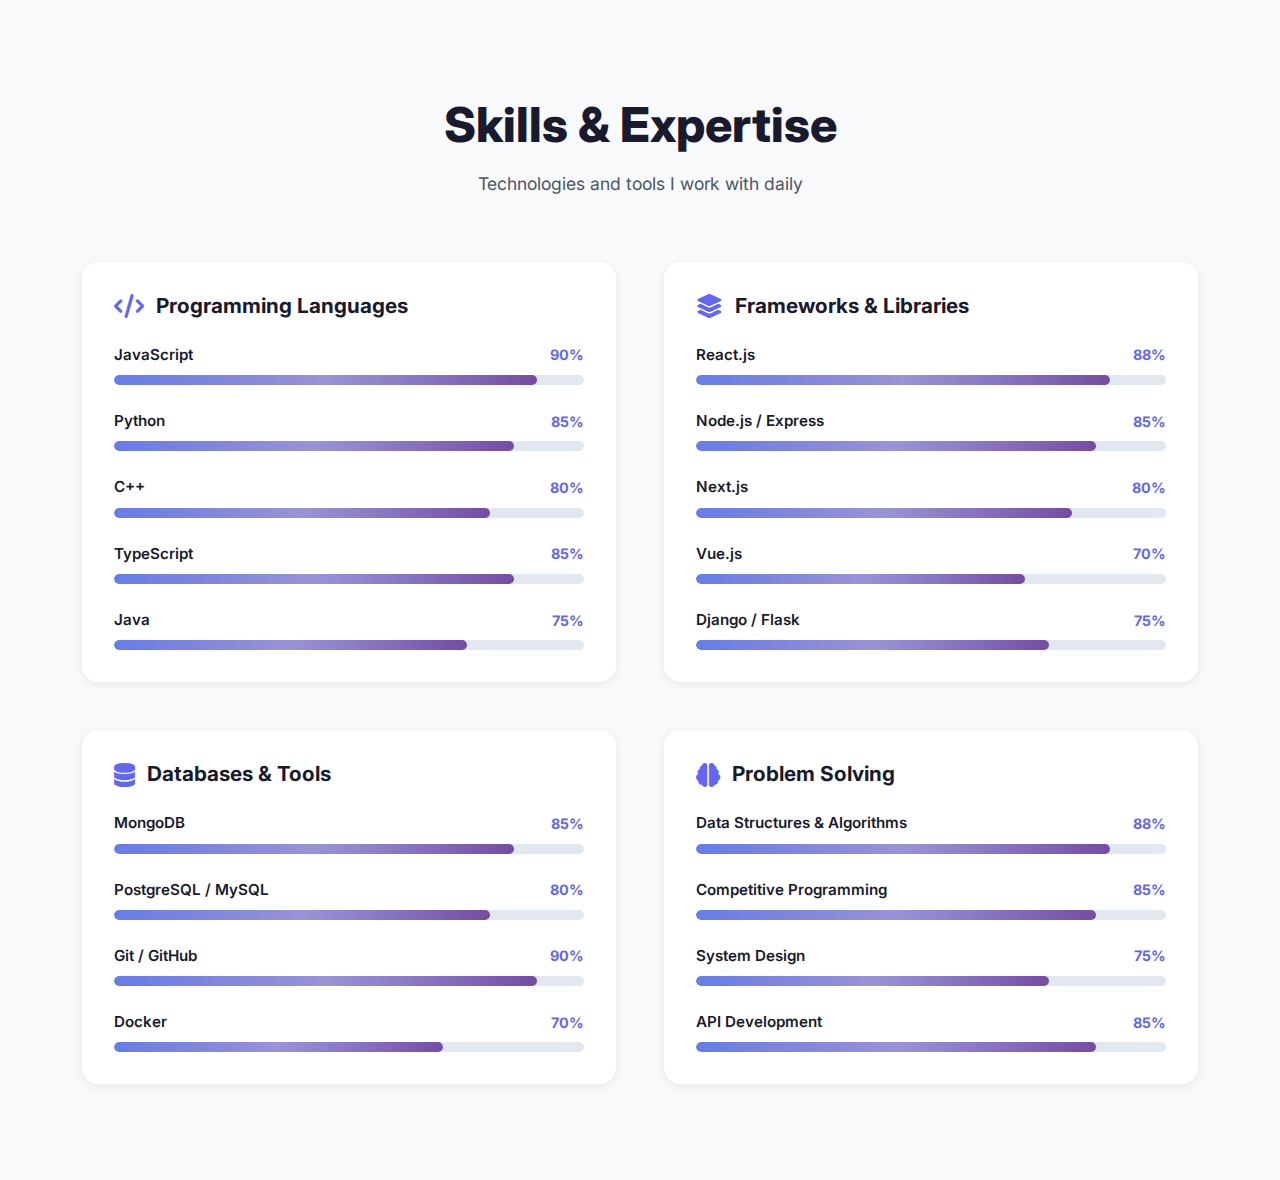
<file: sections/skills.html>
<!-- Skills Section - Standalone for debugging -->
<!DOCTYPE html>
<html lang="en">
<head>
    <meta charset="UTF-8">
    <meta name="viewport" content="width=device-width, initial-scale=1.0">
    <title>Skills Section - Amir Hamza</title>
    <link href="https://cdn.jsdelivr.net/npm/bootstrap@5.3.0/dist/css/bootstrap.min.css" rel="stylesheet">
    <link rel="stylesheet" href="https://cdnjs.cloudflare.com/ajax/libs/font-awesome/6.4.0/css/all.min.css">
    <link rel="preconnect" href="https://fonts.googleapis.com">
    <link rel="preconnect" href="https://fonts.gstatic.com" crossorigin>
    <link href="https://fonts.googleapis.com/css2?family=Inter:wght@300;400;500;600;700;800;900&display=swap" rel="stylesheet">
    <link rel="stylesheet" href="../style.css">
</head>
<body>
    <!-- Skills Section -->
    <section id="skills" class="skills-section">
        <div class="container">
            <div class="section-header text-center">
                <h2 class="section-title">Skills & Expertise</h2>
                <p class="section-subtitle">Technologies and tools I work with daily</p>
            </div>
            
            <div class="row g-5">
                <div class="col-lg-6">
                    <div class="skills-category">
                        <h3 class="category-title">
                            <i class="fas fa-code"></i> Programming Languages
                        </h3>
                        <div class="skills-list">
                            <div class="skill-item">
                                <div class="skill-header">
                                    <span class="skill-name">JavaScript</span>
                                    <span class="skill-percentage">90%</span>
                                </div>
                                <div class="skill-bar">
                                    <div class="skill-progress" data-progress="90" style="width: 90%;"></div>
                                </div>
                            </div>
                            
                            <div class="skill-item">
                                <div class="skill-header">
                                    <span class="skill-name">Python</span>
                                    <span class="skill-percentage">85%</span>
                                </div>
                                <div class="skill-bar">
                                    <div class="skill-progress" data-progress="85" style="width: 85%;"></div>
                                </div>
                            </div>
                            
                            <div class="skill-item">
                                <div class="skill-header">
                                    <span class="skill-name">C++</span>
                                    <span class="skill-percentage">80%</span>
                                </div>
                                <div class="skill-bar">
                                    <div class="skill-progress" data-progress="80" style="width: 80%;"></div>
                                </div>
                            </div>
                            
                            <div class="skill-item">
                                <div class="skill-header">
                                    <span class="skill-name">TypeScript</span>
                                    <span class="skill-percentage">85%</span>
                                </div>
                                <div class="skill-bar">
                                    <div class="skill-progress" data-progress="85" style="width: 85%;"></div>
                                </div>
                            </div>
                            
                            <div class="skill-item">
                                <div class="skill-header">
                                    <span class="skill-name">Java</span>
                                    <span class="skill-percentage">75%</span>
                                </div>
                                <div class="skill-bar">
                                    <div class="skill-progress" data-progress="75" style="width: 75%;"></div>
                                </div>
                            </div>
                        </div>
                    </div>
                </div>
                
                <div class="col-lg-6">
                    <div class="skills-category">
                        <h3 class="category-title">
                            <i class="fas fa-layer-group"></i> Frameworks & Libraries
                        </h3>
                        <div class="skills-list">
                            <div class="skill-item">
                                <div class="skill-header">
                                    <span class="skill-name">React.js</span>
                                    <span class="skill-percentage">88%</span>
                                </div>
                                <div class="skill-bar">
                                    <div class="skill-progress" data-progress="88" style="width: 88%;"></div>
                                </div>
                            </div>
                            
                            <div class="skill-item">
                                <div class="skill-header">
                                    <span class="skill-name">Node.js / Express</span>
                                    <span class="skill-percentage">85%</span>
                                </div>
                                <div class="skill-bar">
                                    <div class="skill-progress" data-progress="85" style="width: 85%;"></div>
                                </div>
                            </div>
                            
                            <div class="skill-item">
                                <div class="skill-header">
                                    <span class="skill-name">Next.js</span>
                                    <span class="skill-percentage">80%</span>
                                </div>
                                <div class="skill-bar">
                                    <div class="skill-progress" data-progress="80" style="width: 80%;"></div>
                                </div>
                            </div>
                            
                            <div class="skill-item">
                                <div class="skill-header">
                                    <span class="skill-name">Vue.js</span>
                                    <span class="skill-percentage">70%</span>
                                </div>
                                <div class="skill-bar">
                                    <div class="skill-progress" data-progress="70" style="width: 70%;"></div>
                                </div>
                            </div>
                            
                            <div class="skill-item">
                                <div class="skill-header">
                                    <span class="skill-name">Django / Flask</span>
                                    <span class="skill-percentage">75%</span>
                                </div>
                                <div class="skill-bar">
                                    <div class="skill-progress" data-progress="75" style="width: 75%;"></div>
                                </div>
                            </div>
                        </div>
                    </div>
                </div>
                
                <div class="col-lg-6">
                    <div class="skills-category">
                        <h3 class="category-title">
                            <i class="fas fa-database"></i> Databases & Tools
                        </h3>
                        <div class="skills-list">
                            <div class="skill-item">
                                <div class="skill-header">
                                    <span class="skill-name">MongoDB</span>
                                    <span class="skill-percentage">85%</span>
                                </div>
                                <div class="skill-bar">
                                    <div class="skill-progress" data-progress="85" style="width: 85%;"></div>
                                </div>
                            </div>
                            
                            <div class="skill-item">
                                <div class="skill-header">
                                    <span class="skill-name">PostgreSQL / MySQL</span>
                                    <span class="skill-percentage">80%</span>
                                </div>
                                <div class="skill-bar">
                                    <div class="skill-progress" data-progress="80" style="width: 80%;"></div>
                                </div>
                            </div>
                            
                            <div class="skill-item">
                                <div class="skill-header">
                                    <span class="skill-name">Git / GitHub</span>
                                    <span class="skill-percentage">90%</span>
                                </div>
                                <div class="skill-bar">
                                    <div class="skill-progress" data-progress="90" style="width: 90%;"></div>
                                </div>
                            </div>
                            
                            <div class="skill-item">
                                <div class="skill-header">
                                    <span class="skill-name">Docker</span>
                                    <span class="skill-percentage">70%</span>
                                </div>
                                <div class="skill-bar">
                                    <div class="skill-progress" data-progress="70" style="width: 70%;"></div>
                                </div>
                            </div>
                        </div>
                    </div>
                </div>
                
                <div class="col-lg-6">
                    <div class="skills-category">
                        <h3 class="category-title">
                            <i class="fas fa-brain"></i> Problem Solving
                        </h3>
                        <div class="skills-list">
                            <div class="skill-item">
                                <div class="skill-header">
                                    <span class="skill-name">Data Structures & Algorithms</span>
                                    <span class="skill-percentage">88%</span>
                                </div>
                                <div class="skill-bar">
                                    <div class="skill-progress" data-progress="88" style="width: 88%;"></div>
                                </div>
                            </div>
                            
                            <div class="skill-item">
                                <div class="skill-header">
                                    <span class="skill-name">Competitive Programming</span>
                                    <span class="skill-percentage">85%</span>
                                </div>
                                <div class="skill-bar">
                                    <div class="skill-progress" data-progress="85" style="width: 85%;"></div>
                                </div>
                            </div>
                            
                            <div class="skill-item">
                                <div class="skill-header">
                                    <span class="skill-name">System Design</span>
                                    <span class="skill-percentage">75%</span>
                                </div>
                                <div class="skill-bar">
                                    <div class="skill-progress" data-progress="75" style="width: 75%;"></div>
                                </div>
                            </div>
                            
                            <div class="skill-item">
                                <div class="skill-header">
                                    <span class="skill-name">API Development</span>
                                    <span class="skill-percentage">85%</span>
                                </div>
                                <div class="skill-bar">
                                    <div class="skill-progress" data-progress="85" style="width: 85%;"></div>
                                </div>
                            </div>
                        </div>
                    </div>
                </div>
            </div>
        </div>
    </section>

    <script src="https://cdn.jsdelivr.net/npm/bootstrap@5.3.0/dist/js/bootstrap.bundle.min.js"></script>
    <script src="../script.js"></script>
</body>
</html>
</file>
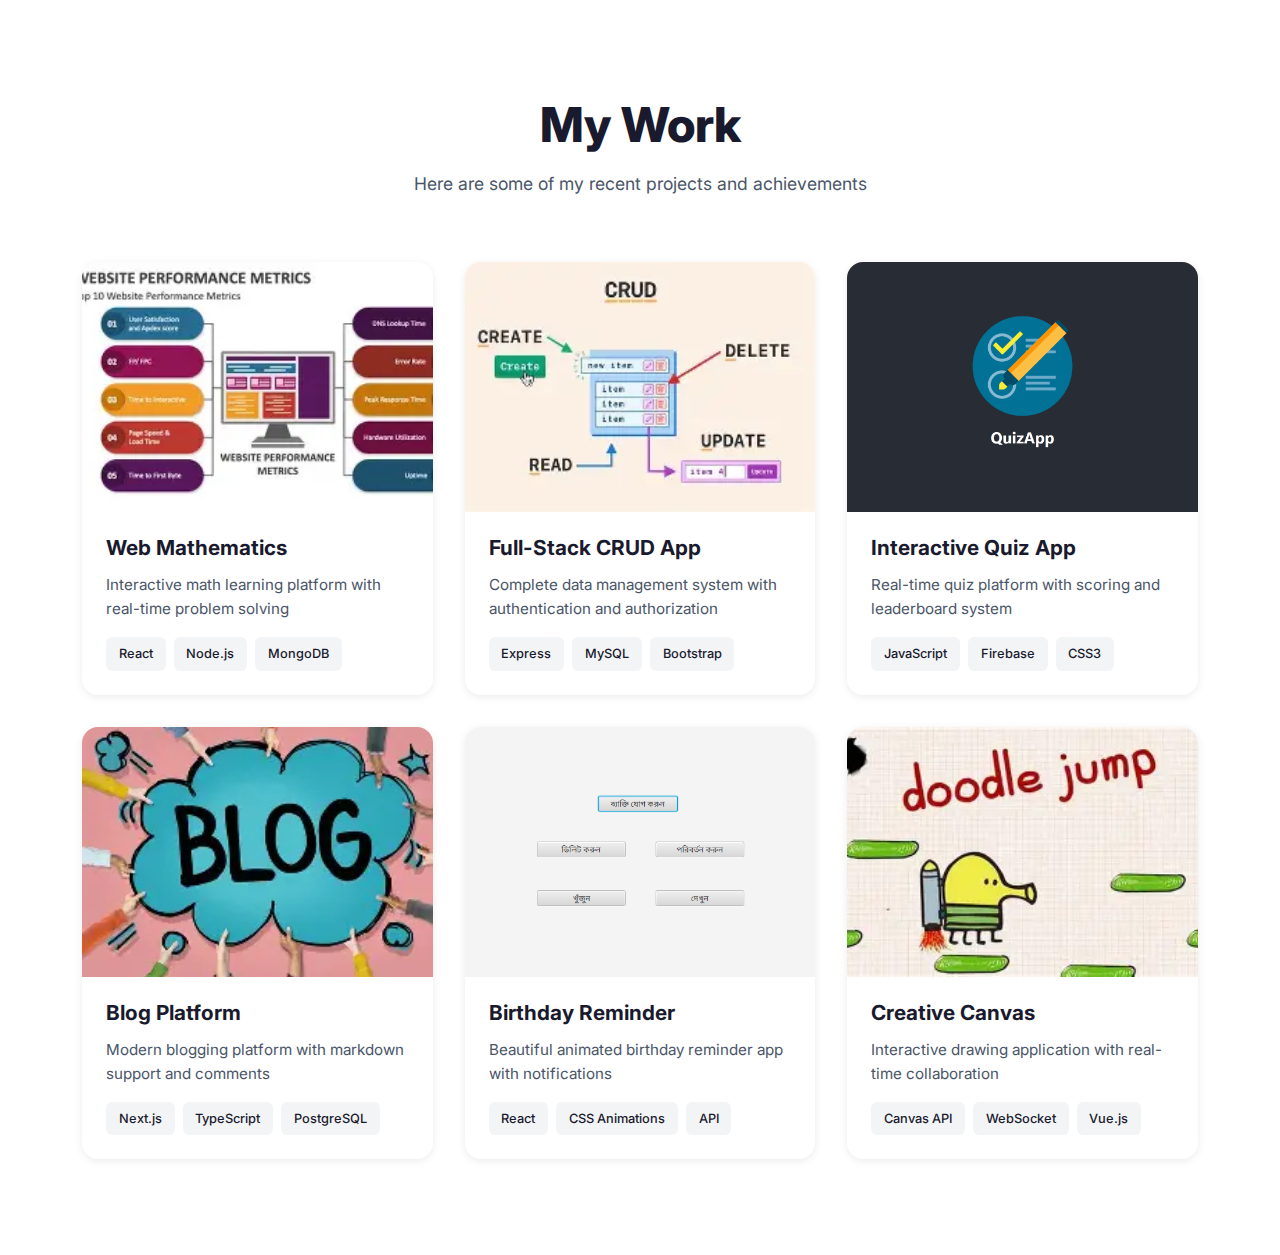
<file: sections/work.html>
<!-- Work Section - Standalone for debugging -->
<!DOCTYPE html>
<html lang="en">
<head>
    <meta charset="UTF-8">
    <meta name="viewport" content="width=device-width, initial-scale=1.0">
    <title>Work Section - Amir Hamza</title>
    <link href="https://cdn.jsdelivr.net/npm/bootstrap@5.3.0/dist/css/bootstrap.min.css" rel="stylesheet">
    <link rel="stylesheet" href="https://cdnjs.cloudflare.com/ajax/libs/font-awesome/6.4.0/css/all.min.css">
    <link rel="preconnect" href="https://fonts.googleapis.com">
    <link rel="preconnect" href="https://fonts.gstatic.com" crossorigin>
    <link href="https://fonts.googleapis.com/css2?family=Inter:wght@300;400;500;600;700;800;900&display=swap" rel="stylesheet">
    <link rel="stylesheet" href="../style.css">
</head>
<body>
    <!-- Work Section -->
    <section id="work" class="work-section">
        <div class="container">
            <div class="section-header text-center">
                <h2 class="section-title">My Work</h2>
                <p class="section-subtitle">Here are some of my recent projects and achievements</p>
            </div>
            
            <div class="projects-grid">
                <!-- Project 1 -->
                <div class="project-card">
                    <div class="project-image">
                        <img src="../assets/webmat.webp" alt="Web Mathematics App">
                        <div class="project-overlay">
                            <a href="#" class="btn-view"><i class="fas fa-eye"></i> View Project</a>
                        </div>
                    </div>
                    <div class="project-info">
                        <h3 class="project-title">Web Mathematics</h3>
                        <p class="project-description">Interactive math learning platform with real-time problem solving</p>
                        <div class="project-tags">
                            <span class="tag">React</span>
                            <span class="tag">Node.js</span>
                            <span class="tag">MongoDB</span>
                        </div>
                    </div>
                </div>

                <!-- Project 2 -->
                <div class="project-card">
                    <div class="project-image">
                        <img src="../assets/crud.webp" alt="CRUD Application">
                        <div class="project-overlay">
                            <a href="#" class="btn-view"><i class="fas fa-eye"></i> View Project</a>
                        </div>
                    </div>
                    <div class="project-info">
                        <h3 class="project-title">Full-Stack CRUD App</h3>
                        <p class="project-description">Complete data management system with authentication and authorization</p>
                        <div class="project-tags">
                            <span class="tag">Express</span>
                            <span class="tag">MySQL</span>
                            <span class="tag">Bootstrap</span>
                        </div>
                    </div>
                </div>

                <!-- Project 3 -->
                <div class="project-card">
                    <div class="project-image">
                        <img src="../assets/quiz.png" alt="Quiz Application">
                        <div class="project-overlay">
                            <a href="#" class="btn-view"><i class="fas fa-eye"></i> View Project</a>
                        </div>
                    </div>
                    <div class="project-info">
                        <h3 class="project-title">Interactive Quiz App</h3>
                        <p class="project-description">Real-time quiz platform with scoring and leaderboard system</p>
                        <div class="project-tags">
                            <span class="tag">JavaScript</span>
                            <span class="tag">Firebase</span>
                            <span class="tag">CSS3</span>
                        </div>
                    </div>
                </div>

                <!-- Project 4 -->
                <div class="project-card">
                    <div class="project-image">
                        <img src="../assets/blog.webp" alt="Blog Platform">
                        <div class="project-overlay">
                            <a href="#" class="btn-view"><i class="fas fa-eye"></i> View Project</a>
                        </div>
                    </div>
                    <div class="project-info">
                        <h3 class="project-title">Blog Platform</h3>
                        <p class="project-description">Modern blogging platform with markdown support and comments</p>
                        <div class="project-tags">
                            <span class="tag">Next.js</span>
                            <span class="tag">TypeScript</span>
                            <span class="tag">PostgreSQL</span>
                        </div>
                    </div>
                </div>

                <!-- Project 5 -->
                <div class="project-card">
                    <div class="project-image">
                        <img src="../assets/birthday_project.png" alt="Birthday Project">
                        <div class="project-overlay">
                            <a href="#" class="btn-view"><i class="fas fa-eye"></i> View Project</a>
                        </div>
                    </div>
                    <div class="project-info">
                        <h3 class="project-title">Birthday Reminder</h3>
                        <p class="project-description">Beautiful animated birthday reminder app with notifications</p>
                        <div class="project-tags">
                            <span class="tag">React</span>
                            <span class="tag">CSS Animations</span>
                            <span class="tag">API</span>
                        </div>
                    </div>
                </div>

                <!-- Project 6 -->
                <div class="project-card">
                    <div class="project-image">
                        <img src="../assets/doodle.webp" alt="Creative Doodle">
                        <div class="project-overlay">
                            <a href="#" class="btn-view"><i class="fas fa-eye"></i> View Project</a>
                        </div>
                    </div>
                    <div class="project-info">
                        <h3 class="project-title">Creative Canvas</h3>
                        <p class="project-description">Interactive drawing application with real-time collaboration</p>
                        <div class="project-tags">
                            <span class="tag">Canvas API</span>
                            <span class="tag">WebSocket</span>
                            <span class="tag">Vue.js</span>
                        </div>
                    </div>
                </div>
            </div>
        </div>
    </section>

    <script src="https://cdn.jsdelivr.net/npm/bootstrap@5.3.0/dist/js/bootstrap.bundle.min.js"></script>
</body>
</html>
</file>
<file: style.css>
/* ===== CSS Variables ===== */
:root {
    --primary-color: #6366f1;
    --primary-dark: #4f46e5;
    --text-dark: #1a1a2e;
    --text-light: #4a5568;
    --bg-light: #f8f9fa;
    --white: #ffffff;
    --gradient-1: linear-gradient(135deg, #667eea 0%, #764ba2 100%);
    --gradient-2: linear-gradient(135deg, #f093fb 0%, #f5576c 100%);
    --shadow-sm: 0 2px 8px rgba(0, 0, 0, 0.08);
    --shadow-md: 0 4px 16px rgba(0, 0, 0, 0.12);
    --shadow-lg: 0 8px 32px rgba(0, 0, 0, 0.16);
}

/* ===== Global Styles ===== */
* {
    margin: 0;
    padding: 0;
    box-sizing: border-box;
}

body {
    font-family: 'Inter', -apple-system, BlinkMacSystemFont, 'Segoe UI', Roboto, sans-serif;
    color: var(--text-dark);
    background-color: #e8eaf0;
    overflow-x: hidden;
    line-height: 1.6;
}

html {
    scroll-behavior: smooth;
}

/* ===== Navigation ===== */
.navbar {
    background: rgba(255, 255, 255, 0.98);
    padding: 1rem 0;
    box-shadow: 0 2px 16px rgba(0, 0, 0, 0.08);
    backdrop-filter: blur(10px);
    transition: all 0.3s ease;
}

.navbar.scrolled {
    background: rgba(255, 255, 255, 1);
    box-shadow: 0 2px 20px rgba(0, 0, 0, 0.1);
}

.navbar-brand {
    font-size: 1.5rem;
    font-weight: 900;
    background: var(--gradient-1);
    -webkit-background-clip: text;
    -webkit-text-fill-color: transparent;
    background-clip: text;
    text-decoration: none;
}

.navbar-content {
    padding: 0.5rem 0;
}

.email-btn {
    background: var(--primary-color);
    color: var(--white);
    border: none;
    padding: 0.75rem 1.75rem;
    border-radius: 50px;
    font-weight: 600;
    font-size: 0.95rem;
    cursor: pointer;
    transition: all 0.3s ease;
    display: flex;
    align-items: center;
    gap: 0.5rem;
}

.email-btn:hover {
    background: var(--primary-dark);
    transform: translateY(-2px);
    box-shadow: 0 4px 12px rgba(99, 102, 241, 0.3);
}

.email-btn i {
    font-size: 1rem;
}

.nav-links {
    list-style: none;
    display: flex;
    gap: 2rem;
    margin: 0;
    padding: 0;
}

.nav-links a {
    color: var(--text-dark);
    text-decoration: none;
    font-weight: 500;
    font-size: 1rem;
    transition: color 0.3s ease;
    position: relative;
}

.nav-links a:hover,
.nav-links a.active {
    color: var(--primary-color);
}

.nav-links a.active::after {
    content: '';
    position: absolute;
    bottom: -5px;
    left: 0;
    width: 100%;
    height: 2px;
    background: var(--primary-color);
}

/* ===== Mobile Menu Toggle ===== */
.mobile-menu-toggle {
    display: none;
    flex-direction: column;
    justify-content: space-between;
    width: 28px;
    height: 20px;
    background: transparent;
    border: none;
    cursor: pointer;
    padding: 0;
    z-index: 1001;
}

.hamburger-line {
    display: block;
    width: 100%;
    height: 3px;
    background: var(--text-dark);
    border-radius: 2px;
    transition: all 0.3s ease;
}

.mobile-menu-toggle.active .hamburger-line:nth-child(1) {
    transform: translateY(8.5px) rotate(45deg);
}

.mobile-menu-toggle.active .hamburger-line:nth-child(2) {
    opacity: 0;
}

.mobile-menu-toggle.active .hamburger-line:nth-child(3) {
    transform: translateY(-8.5px) rotate(-45deg);
}

.nav-menu {
    display: flex;
    align-items: center;
    gap: 2rem;
}

.social-icons {
    display: flex;
    gap: 1rem;
}

.social-icons a {
    width: 36px;
    height: 36px;
    border-radius: 50%;
    background: var(--text-dark);
    color: var(--white);
    display: flex;
    align-items: center;
    justify-content: center;
    text-decoration: none;
    transition: all 0.3s ease;
    font-size: 0.9rem;
}

.social-icons a:hover {
    transform: translateY(-3px);
    box-shadow: var(--shadow-md);
}

.social-icons a:nth-child(1) {
    background: #ea4c89;
}

.social-icons a:nth-child(2) {
    background: #1769ff;
}

.social-icons a:nth-child(3) {
    background: #000000;
}

.social-icons a:nth-child(4) {
    background: #6fda44;
}

/* ===== Hero Section ===== */
.hero-section {
    min-height: 100vh;
    padding: 8rem 0 4rem;
    position: relative;
    display: flex;
    align-items: center;
}

.hero-content {
    animation: fadeInUp 1s ease;
}

.hero-title {
    font-size: 5rem;
    font-weight: 900;
    line-height: 1.1;
    margin-bottom: 1rem;
    color: var(--text-dark);
}

.hero-title .highlight {
    background: var(--gradient-1);
    -webkit-background-clip: text;
    -webkit-text-fill-color: transparent;
    background-clip: text;
}

.hero-subtitle {
    font-size: 1.5rem;
    font-weight: 400;
    color: var(--text-dark);
    margin-bottom: 2rem;
}

.hero-description {
    font-size: 1.1rem;
    color: var(--text-light);
    line-height: 1.8;
    max-width: 540px;
}

.text-link {
    color: var(--primary-color);
    font-weight: 600;
    cursor: pointer;
    transition: color 0.3s ease;
}

.text-link:hover {
    color: var(--primary-dark);
    text-decoration: underline;
}

/* ===== Hero Image Container ===== */
.hero-image-container {
    position: relative;
    height: 600px;
    animation: fadeInRight 1s ease;
}

.main-image-wrapper {
    position: relative;
    width: 100%;
    height: 100%;
    border-radius: 20px;
    overflow: hidden;
    box-shadow: var(--shadow-lg);
}

.hero-image {
    width: 100%;
    height: 100%;
    object-fit: cover;
    display: block;
}

.gradient-overlay {
    position: absolute;
    bottom: 0;
    left: 0;
    right: 0;
    height: 50%;
    background: linear-gradient(to top, rgba(99, 102, 241, 0.3), transparent);
    pointer-events: none;
}

/* ===== Floating Cards ===== */
.floating-card {
    position: absolute;
    background: rgba(255, 255, 255, 0.98);
    backdrop-filter: blur(10px);
    border-radius: 12px;
    padding: 1rem;
    box-shadow: var(--shadow-lg);
    animation: float 3s ease-in-out infinite;
}

/* Code Card */
.code-card {
    top: -80px;
    left: -150px;
    width: 300px;
    z-index: 10;
}

.card-header {
    display: flex;
    justify-content: space-between;
    align-items: center;
    margin-bottom: 0.75rem;
    padding-bottom: 0.5rem;
    border-bottom: 1px solid #e2e8f0;
}

.card-title {
    font-weight: 600;
    font-size: 0.9rem;
    color: var(--text-dark);
}

.close-btn {
    font-size: 1.5rem;
    color: #cbd5e0;
    cursor: pointer;
    line-height: 1;
}

.card-body {
    font-family: 'Courier New', monospace;
    font-size: 0.85rem;
    line-height: 1.6;
}

.code-line {
    margin-bottom: 0.4rem;
}

.keyword {
    color: #c678dd;
    font-weight: 600;
}

.function {
    color: #61afef;
}

.property {
    color: #e06c75;
}

.value {
    color: #98c379;
}

.variable {
    color: #e5c07b;
}

.operator {
    color: #56b6c2;
}

.bracket {
    color: #abb2bf;
}

.number {
    color: #d19a66;
}

.comment {
    color: #5c6370;
    font-style: italic;
}

.copy-btn {
    width: 100%;
    background: var(--primary-color);
    color: var(--white);
    border: none;
    padding: 0.5rem;
    border-radius: 6px;
    font-size: 0.85rem;
    font-weight: 500;
    margin-top: 0.75rem;
    cursor: pointer;
    transition: background 0.3s ease;
    display: flex;
    align-items: center;
    justify-content: center;
    gap: 0.3rem;
}

.copy-btn:hover {
    background: var(--primary-dark);
}

/* Stats Card */
.stats-card {
    bottom: -80px;
    right: -70px;
    width: 240px;
    animation-delay: 0.5s;
}

.stats-header {
    display: flex;
    align-items: center;
    gap: 0.5rem;
    margin-bottom: 1rem;
    padding-bottom: 0.75rem;
    border-bottom: 1px solid #e2e8f0;
    font-weight: 600;
    font-size: 0.95rem;
    color: var(--text-dark);
}

.stats-header i {
    color: #f59e0b;
    font-size: 1.1rem;
}

.stats-body {
    display: flex;
    flex-direction: column;
    gap: 1.25rem;
}

.stat-item {
    display: block;
}

.stats-card .stat-label {
    display: block;
    font-size: 0.7rem;
    color: #1e293b !important;
    background: transparent !important;
    font-weight: 600;
    text-transform: uppercase;
    letter-spacing: 0.5px;
    margin-bottom: 0.4rem;
    -webkit-text-fill-color: #1e293b !important;
}

.stats-card .stat-value {
    display: block;
    font-size: 1.75rem;
    font-weight: 900;
    color: #6366f1 !important;
    background: transparent !important;
    line-height: 1;
    -webkit-text-fill-color: #6366f1 !important;
}

.stat-bar {
    width: 100%;
    height: 8px;
    background: #e2e8f0;
    border-radius: 10px;
    overflow: hidden;
    margin-top: 1rem;
}

.stat-progress {
    height: 100%;
    background: linear-gradient(90deg, #667eea 0%, #764ba2 100%);
    border-radius: 10px;
    animation: progressAnimation 2s ease-in-out;
}

@keyframes progressAnimation {
    from {
        width: 0%;
    }
}

/* Settings Card - Removed, replaced with Tech Card */

/* Tech Card */
.tech-card {
    bottom: -60px;
    left: -100px;
    width: 220px;
    animation-delay: 1s;
}

.tech-header {
    display: flex;
    align-items: center;
    gap: 0.5rem;
    margin-bottom: 0.75rem;
    font-weight: 600;
    font-size: 0.9rem;
    color: var(--text-dark);
}

.tech-header i {
    color: var(--primary-color);
}

.tech-body {
    display: flex;
    flex-wrap: wrap;
    gap: 0.5rem;
}

.tech-tags {
    display: flex;
    flex-wrap: wrap;
    gap: 0.4rem;
}

.tech-tag {
    display: inline-block;
    padding: 0.3rem 0.6rem;
    background: var(--gradient-1);
    color: var(--white);
    border-radius: 4px;
    font-size: 0.7rem;
    font-weight: 600;
}

/* Color Card - Removed */

/* ===== Background Shapes ===== */
.bg-shapes {
    position: absolute;
    top: 0;
    left: 0;
    width: 100%;
    height: 100%;
    overflow: hidden;
    z-index: -1;
}

.shape {
    position: absolute;
    border-radius: 50%;
    opacity: 0.1;
    animation: float 6s ease-in-out infinite;
}

.shape-1 {
    width: 300px;
    height: 300px;
    background: var(--gradient-1);
    top: 10%;
    left: 5%;
    animation-delay: 0s;
}

.shape-2 {
    width: 200px;
    height: 200px;
    background: var(--gradient-2);
    bottom: 15%;
    right: 10%;
    animation-delay: 2s;
}

.shape-3 {
    width: 150px;
    height: 150px;
    background: var(--primary-color);
    top: 50%;
    left: 50%;
    animation-delay: 4s;
}

/* ===== Animations ===== */
@keyframes fadeInUp {
    from {
        opacity: 0;
        transform: translateY(30px);
    }
    to {
        opacity: 1;
        transform: translateY(0);
    }
}

@keyframes fadeInRight {
    from {
        opacity: 0;
        transform: translateX(30px);
    }
    to {
        opacity: 1;
        transform: translateX(0);
    }
}

@keyframes float {
    0%, 100% {
        transform: translateY(0px);
    }
    50% {
        transform: translateY(-20px);
    }
}

/* ===== Responsive Design ===== */
@media (max-width: 991px) {
    .hero-title {
        font-size: 3.5rem;
    }
    
    .hero-image-container {
        height: 500px;
        margin-top: 3rem;
    }
    
    .code-card {
        left: 0;
        width: 220px;
    }
    
    .settings-card {
        right: 0;
        width: 200px;
    }
    
    /* Show mobile menu toggle */
    .mobile-menu-toggle {
        display: flex;
    }
    
    /* Mobile Navigation Menu */
    .nav-menu {
        position: fixed;
        top: 0;
        right: -100%;
        width: 100%;
        max-width: 320px;
        height: 100vh;
        background: var(--white);
        flex-direction: column;
        justify-content: flex-start;
        align-items: stretch;
        padding: 5rem 2rem 2rem;
        box-shadow: -4px 0 20px rgba(0, 0, 0, 0.15);
        transition: right 0.3s ease;
        z-index: 1000;
        gap: 2rem;
    }
    
    .nav-menu.active {
        right: 0;
    }
    
    .nav-links {
        flex-direction: column;
        gap: 0.5rem;
        width: 100%;
    }
    
    .nav-links li {
        width: 100%;
    }
    
    .nav-links a {
        display: block;
        padding: 1rem;
        font-size: 1.1rem;
        border-radius: 8px;
        transition: all 0.3s ease;
    }
    
    .nav-links a:hover,
    .nav-links a.active {
        background: rgba(99, 102, 241, 0.1);
    }
    
    .nav-links a.active::after {
        display: none;
    }
    
    .email-btn {
        width: 100%;
        justify-content: center;
        margin-top: 1rem;
    }
    
    /* Mobile menu overlay */
    .nav-menu::before {
        content: '';
        position: fixed;
        top: 0;
        left: -100vw;
        width: 100vw;
        height: 100vh;
        background: rgba(0, 0, 0, 0.5);
        opacity: 0;
        transition: opacity 0.3s ease;
        pointer-events: none;
    }
    
    .nav-menu.active::before {
        opacity: 1;
        pointer-events: auto;
    }
}

@media (max-width: 768px) {
    .navbar-content {
        position: relative;
    }
    
    .hero-section {
        padding: 6rem 0 4rem;
    }
    
    .hero-title {
        font-size: 2.5rem;
    }
    
    .hero-subtitle {
        font-size: 1.2rem;
    }
    
    .hero-description {
        font-size: 1rem;
    }
    
    .hero-image-container {
        height: 400px;
        margin-top: 2rem;
    }
    
    .floating-card {
        transform: scale(0.85);
    }
    
    /* Hide floating cards on small screens for cleaner look */
    .code-card {
        top: -40px;
        left: -20px;
    }
    
    .stats-card {
        bottom: -40px;
        right: -20px;
    }
}

@media (max-width: 576px) {
    .navbar {
        padding: 0.75rem 0;
    }
    
    .navbar-brand {
        font-size: 1.3rem;
    }
    
    .email-btn {
        padding: 0.6rem 1.5rem;
        font-size: 0.9rem;
    }
    
    .hero-section {
        padding: 5rem 0 3rem;
    }
    
    .hero-title {
        font-size: 1.8rem;
    }
    
    .hero-subtitle {
        font-size: 1rem;
        margin-bottom: 1.5rem;
    }
    
    .hero-description {
        font-size: 0.95rem;
    }
    
    .hero-image-container {
        height: 300px;
    }
    
    /* Hide floating cards on very small screens */
    .floating-card {
        display: none;
    }
    
    .social-icons a {
        width: 32px;
        height: 32px;
        font-size: 0.8rem;
    }
}

/* ===== Work Section ===== */
.work-section {
    padding: 6rem 0;
    background: var(--white);
}

.section-header {
    margin-bottom: 4rem;
}

.section-title {
    font-size: 3rem;
    font-weight: 800;
    color: var(--text-dark);
    margin-bottom: 1rem;
}

.section-subtitle {
    font-size: 1.1rem;
    color: var(--text-light);
}

/* ===== Skills Section ===== */
.skills-section {
    padding: 6rem 0;
    background: #f8f9fa;
}

.skills-category {
    background: var(--white);
    padding: 2rem;
    border-radius: 16px;
    box-shadow: var(--shadow-sm);
    height: 100%;
    transition: all 0.3s ease;
}

.skills-category:hover {
    transform: translateY(-5px);
    box-shadow: var(--shadow-lg);
}

.category-title {
    font-size: 1.3rem;
    font-weight: 700;
    color: var(--text-dark);
    margin-bottom: 1.5rem;
    display: flex;
    align-items: center;
    gap: 0.75rem;
}

.category-title i {
    color: var(--primary-color);
    font-size: 1.5rem;
}

.skills-list {
    display: flex;
    flex-direction: column;
    gap: 1.5rem;
}

.skill-item {
    width: 100%;
}

.skill-header {
    display: flex;
    justify-content: space-between;
    align-items: center;
    margin-bottom: 0.5rem;
}

.skill-name {
    font-weight: 600;
    color: var(--text-dark);
    font-size: 0.95rem;
}

.skill-percentage {
    font-weight: 700;
    color: var(--primary-color);
    font-size: 0.9rem;
}

.skill-bar {
    width: 100%;
    height: 10px;
    background: #e2e8f0;
    border-radius: 10px;
    overflow: hidden;
    position: relative;
}

.skill-progress {
    height: 100%;
    background: var(--gradient-1);
    border-radius: 10px;
    width: 0%;
    transition: width 1.5s ease-in-out;
    position: relative;
}

.skill-progress::after {
    content: '';
    position: absolute;
    top: 0;
    left: 0;
    right: 0;
    bottom: 0;
    background: linear-gradient(90deg, transparent, rgba(255, 255, 255, 0.3), transparent);
    animation: shimmer 2s infinite;
}

@keyframes shimmer {
    0% {
        transform: translateX(-100%);
    }
    100% {
        transform: translateX(100%);
    }
}

.projects-grid {
    display: grid;
    grid-template-columns: repeat(auto-fit, minmax(350px, 1fr));
    gap: 2rem;
}

.project-card {
    background: var(--white);
    border-radius: 16px;
    overflow: hidden;
    box-shadow: var(--shadow-sm);
    transition: all 0.3s ease;
    cursor: pointer;
}

.project-card:hover {
    transform: translateY(-8px);
    box-shadow: var(--shadow-lg);
}

.project-image {
    position: relative;
    width: 100%;
    height: 250px;
    overflow: hidden;
}

.project-image img {
    width: 100%;
    height: 100%;
    object-fit: cover;
    transition: transform 0.3s ease;
}

.project-card:hover .project-image img {
    transform: scale(1.1);
}

.project-overlay {
    position: absolute;
    top: 0;
    left: 0;
    right: 0;
    bottom: 0;
    background: rgba(99, 102, 241, 0.9);
    display: flex;
    align-items: center;
    justify-content: center;
    opacity: 0;
    transition: opacity 0.3s ease;
}

.project-card:hover .project-overlay {
    opacity: 1;
}

.btn-view {
    background: var(--white);
    color: var(--primary-color);
    padding: 0.75rem 1.5rem;
    border-radius: 50px;
    text-decoration: none;
    font-weight: 600;
    transition: all 0.3s ease;
    display: inline-flex;
    align-items: center;
    gap: 0.5rem;
}

.btn-view:hover {
    transform: scale(1.05);
    box-shadow: var(--shadow-md);
}

.project-info {
    padding: 1.5rem;
}

.project-title {
    font-size: 1.3rem;
    font-weight: 700;
    color: var(--text-dark);
    margin-bottom: 0.75rem;
}

.project-description {
    color: var(--text-light);
    font-size: 0.95rem;
    line-height: 1.6;
    margin-bottom: 1rem;
}

.project-tags {
    display: flex;
    flex-wrap: wrap;
    gap: 0.5rem;
}

.tag {
    padding: 0.4rem 0.8rem;
    background: #f3f4f6;
    color: var(--text-dark);
    border-radius: 6px;
    font-size: 0.8rem;
    font-weight: 500;
    transition: all 0.3s ease;
}

.project-card:hover .tag {
    background: var(--primary-color);
    color: var(--white);
}

/* ===== Achievements Section ===== */
.achievements-section {
    padding: 6rem 0;
    background: var(--white);
}

.achievements-grid {
    display: grid;
    grid-template-columns: repeat(auto-fit, minmax(350px, 1fr));
    gap: 2rem;
    margin-bottom: 4rem;
}

.achievement-card {
    background: var(--white);
    border: 2px solid #e2e8f0;
    border-radius: 16px;
    padding: 2rem;
    transition: all 0.3s ease;
    display: flex;
    gap: 1.5rem;
}

.achievement-card:hover {
    transform: translateY(-5px);
    border-color: var(--primary-color);
    box-shadow: var(--shadow-lg);
}

.achievement-icon {
    width: 60px;
    height: 60px;
    background: var(--gradient-1);
    border-radius: 12px;
    display: flex;
    align-items: center;
    justify-content: center;
    font-size: 1.8rem;
    color: var(--white);
    flex-shrink: 0;
    transition: all 0.3s ease;
}

.achievement-card:hover .achievement-icon {
    transform: scale(1.1) rotate(5deg);
}

.achievement-content {
    flex: 1;
}

.achievement-title {
    font-size: 1.2rem;
    font-weight: 700;
    color: var(--text-dark);
    margin-bottom: 0.75rem;
}

.achievement-description {
    color: var(--text-light);
    line-height: 1.7;
    margin-bottom: 1rem;
    font-size: 0.95rem;
}

.achievement-meta {
    display: flex;
    flex-wrap: wrap;
    gap: 0.5rem;
}

.badge {
    padding: 0.4rem 0.8rem;
    border-radius: 6px;
    font-size: 0.75rem;
    font-weight: 600;
    display: inline-block;
}

.badge-primary {
    background: rgba(99, 102, 241, 0.1);
    color: var(--primary-color);
}

.badge-success {
    background: rgba(34, 197, 94, 0.1);
    color: #22c55e;
}

.badge-info {
    background: rgba(59, 130, 246, 0.1);
    color: #3b82f6;
}

.badge-warning {
    background: rgba(245, 158, 11, 0.1);
    color: #f59e0b;
}

.badge-danger {
    background: rgba(239, 68, 68, 0.1);
    color: #ef4444;
}

.badge-purple {
    background: rgba(168, 85, 247, 0.1);
    color: #a855f7;
}

/* Stats Counter */
.stats-counter {
    background: var(--gradient-1);
    padding: 3rem 2rem;
    border-radius: 20px;
    margin-top: 2rem;
}

.stat-box {
    padding: 1rem;
}

.stat-number {
    font-size: 3rem;
    font-weight: 900;
    color: var(--white);
    margin-bottom: 0.5rem;
}

.stat-label {
    font-size: 1rem;
    color: rgba(255, 255, 255, 0.9);
    font-weight: 500;
}

/* ===== Contact Section ===== */
.contact-section {
    padding: 6rem 0;
    background: #f8f9fa;
}

.contact-info {
    background: var(--white);
    padding: 2rem;
    border-radius: 16px;
    box-shadow: var(--shadow-sm);
    height: 100%;
}

.contact-info-title {
    font-size: 1.5rem;
    font-weight: 700;
    color: var(--text-dark);
    margin-bottom: 1rem;
}

.contact-info-text {
    color: var(--text-light);
    line-height: 1.8;
    margin-bottom: 2rem;
}

.contact-items {
    display: flex;
    flex-direction: column;
    gap: 1.5rem;
    margin-bottom: 2rem;
}

.contact-item {
    display: flex;
    align-items: flex-start;
    gap: 1rem;
}

.contact-icon {
    width: 50px;
    height: 50px;
    background: var(--gradient-1);
    border-radius: 12px;
    display: flex;
    align-items: center;
    justify-content: center;
    color: var(--white);
    font-size: 1.2rem;
    flex-shrink: 0;
}

.contact-details h4 {
    font-size: 1rem;
    font-weight: 600;
    color: var(--text-dark);
    margin-bottom: 0.25rem;
}

.contact-details p {
    color: var(--text-light);
    margin: 0;
}

.social-links {
    display: flex;
    gap: 1rem;
}

.social-link {
    width: 44px;
    height: 44px;
    background: var(--text-dark);
    border-radius: 50%;
    display: flex;
    align-items: center;
    justify-content: center;
    color: var(--white);
    text-decoration: none;
    transition: all 0.3s ease;
    font-size: 1.1rem;
}

.social-link:hover {
    background: var(--primary-color);
    transform: translateY(-3px);
}

.contact-form {
    background: var(--white);
    padding: 2rem;
    border-radius: 16px;
    box-shadow: var(--shadow-sm);
}

.form-group {
    margin-bottom: 1.5rem;
}

.form-group label {
    display: block;
    font-weight: 600;
    color: var(--text-dark);
    margin-bottom: 0.5rem;
    font-size: 0.95rem;
}

.form-control {
    width: 100%;
    padding: 0.75rem 1rem;
    border: 2px solid #e2e8f0;
    border-radius: 8px;
    font-size: 1rem;
    transition: all 0.3s ease;
    font-family: 'Inter', sans-serif;
}

.form-control:focus {
    outline: none;
    border-color: var(--primary-color);
    box-shadow: 0 0 0 3px rgba(99, 102, 241, 0.1);
}

textarea.form-control {
    resize: vertical;
    min-height: 120px;
}

.btn-submit {
    width: 100%;
    background: var(--primary-color);
    color: var(--white);
    border: none;
    padding: 1rem 2rem;
    border-radius: 8px;
    font-size: 1rem;
    font-weight: 600;
    cursor: pointer;
    transition: all 0.3s ease;
    display: flex;
    align-items: center;
    justify-content: center;
    gap: 0.5rem;
}

.btn-submit:hover {
    background: var(--primary-dark);
    transform: translateY(-2px);
    box-shadow: var(--shadow-md);
}

/* ===== Footer ===== */
.footer {
    background: var(--text-dark);
    color: var(--white);
    padding: 4rem 0 0;
}

.footer-top {
    padding-bottom: 3rem;
    border-bottom: 1px solid rgba(255, 255, 255, 0.1);
}

.footer-about {
    padding-right: 2rem;
}

.footer-title {
    font-size: 1.8rem;
    font-weight: 900;
    margin-bottom: 1rem;
    background: var(--gradient-1);
    -webkit-background-clip: text;
    -webkit-text-fill-color: transparent;
    background-clip: text;
}

.footer-text {
    color: rgba(255, 255, 255, 0.7);
    line-height: 1.7;
    margin-bottom: 1.5rem;
}

.footer-social {
    display: flex;
    gap: 0.75rem;
    flex-wrap: wrap;
}

.footer-social a {
    width: 40px;
    height: 40px;
    background: rgba(255, 255, 255, 0.1);
    border-radius: 50%;
    display: flex;
    align-items: center;
    justify-content: center;
    color: var(--white);
    text-decoration: none;
    transition: all 0.3s ease;
    font-size: 1rem;
}

.footer-social a:hover {
    background: var(--primary-color);
    transform: translateY(-3px);
}

.footer-heading {
    font-size: 1.1rem;
    font-weight: 700;
    margin-bottom: 1.5rem;
    color: var(--white);
}

.footer-links ul,
.footer-contact ul {
    list-style: none;
    padding: 0;
    margin: 0;
}

.footer-links ul li,
.footer-contact ul li {
    margin-bottom: 0.75rem;
}

.footer-links ul li a {
    color: rgba(255, 255, 255, 0.7);
    text-decoration: none;
    transition: all 0.3s ease;
    display: inline-block;
}

.footer-links ul li a:hover {
    color: var(--white);
    padding-left: 5px;
}

.footer-contact ul li {
    display: flex;
    align-items: flex-start;
    gap: 0.75rem;
    color: rgba(255, 255, 255, 0.7);
}

.footer-contact ul li i {
    color: var(--primary-color);
    margin-top: 3px;
    font-size: 1rem;
}

.footer-contact ul li a {
    color: rgba(255, 255, 255, 0.7);
    text-decoration: none;
    transition: color 0.3s ease;
}

.footer-contact ul li a:hover {
    color: var(--white);
}

.footer-bottom {
    padding: 2rem 0;
    margin-top: 2rem;
}

.copyright {
    color: rgba(255, 255, 255, 0.7);
    margin: 0;
    font-size: 0.95rem;
}

.copyright i {
    color: #e74c3c;
    margin: 0 0.25rem;
}

.footer-bottom-links {
    display: flex;
    justify-content: flex-end;
    gap: 1.5rem;
}

.footer-bottom-links a {
    color: rgba(255, 255, 255, 0.7);
    text-decoration: none;
    font-size: 0.9rem;
    transition: color 0.3s ease;
}

.footer-bottom-links a:hover {
    color: var(--white);
}

/* ===== Additional Responsive Styles ===== */
@media (max-width: 768px) {
    .section-title {
        font-size: 2rem;
    }
    
    .projects-grid {
        grid-template-columns: 1fr;
    }
    
    .work-section,
    .contact-section,
    .skills-section,
    .achievements-section {
        padding: 4rem 0;
    }
    
    .achievements-grid {
        grid-template-columns: 1fr;
    }
    
    .achievement-card {
        flex-direction: column;
        align-items: center;
        text-align: center;
    }
    
    .footer-bottom-links {
        justify-content: center;
        margin-top: 1rem;
    }
    
    /* Skills section responsive */
    .skills-category {
        padding: 1.5rem;
    }
    
    .category-title {
        font-size: 1.1rem;
    }
    
    /* Contact section responsive */
    .contact-info {
        padding: 1.5rem;
    }
    
    .contact-info-title {
        font-size: 1.3rem;
    }
    
    .contact-form {
        padding: 1.5rem;
    }
    
    /* Stats counter responsive */
    .stats-counter {
        padding: 2rem 1rem;
    }
    
    .stat-number {
        font-size: 2rem;
    }
    
    .stat-label {
        font-size: 0.9rem;
    }
    
    /* Project cards responsive */
    .project-image {
        height: 200px;
    }
    
    .project-info {
        padding: 1.25rem;
    }
    
    .project-title {
        font-size: 1.1rem;
    }
}

@media (max-width: 576px) {
    .section-title {
        font-size: 1.75rem;
    }
    
    .section-subtitle {
        font-size: 1rem;
    }
    
    .section-header {
        margin-bottom: 2.5rem;
    }
    
    .work-section,
    .contact-section,
    .skills-section,
    .achievements-section {
        padding: 3rem 0;
    }
    
    /* Skills responsive */
    .skills-category {
        padding: 1.25rem;
        border-radius: 12px;
    }
    
    .category-title {
        font-size: 1rem;
        gap: 0.5rem;
    }
    
    .category-title i {
        font-size: 1.2rem;
    }
    
    .skill-name {
        font-size: 0.85rem;
    }
    
    .skill-percentage {
        font-size: 0.8rem;
    }
    
    /* Achievements responsive */
    .achievement-card {
        padding: 1.5rem;
    }
    
    .achievement-icon {
        width: 50px;
        height: 50px;
        font-size: 1.5rem;
    }
    
    .achievement-title {
        font-size: 1.1rem;
    }
    
    .achievement-description {
        font-size: 0.9rem;
    }
    
    /* Contact responsive */
    .contact-info {
        padding: 1.25rem;
    }
    
    .contact-info-title {
        font-size: 1.2rem;
    }
    
    .contact-info-text {
        font-size: 0.95rem;
    }
    
    .contact-item {
        flex-direction: column;
        text-align: center;
        gap: 0.75rem;
    }
    
    .contact-icon {
        margin: 0 auto;
    }
    
    /* Footer responsive */
    .footer-section {
        padding: 3rem 0 1.5rem;
    }
    
    .footer-heading {
        font-size: 1rem;
    }
    
    .footer-brand {
        font-size: 1.5rem;
    }
    
    .footer-text {
        font-size: 0.9rem;
    }
    
    .footer-social {
        justify-content: center;
    }
    
    .copyright {
        font-size: 0.85rem;
        text-align: center;
    }
    
    .footer-bottom-links {
        flex-direction: column;
        gap: 0.75rem;
        align-items: center;
    }
    
    /* Project cards responsive */
    .projects-grid {
        gap: 1.5rem;
    }
    
    .project-card {
        border-radius: 12px;
    }
    
    .project-image {
        height: 180px;
    }
    
    .project-info {
        padding: 1rem;
    }
    
    .project-title {
        font-size: 1rem;
    }
    
    .project-description {
        font-size: 0.9rem;
    }
    
    .tag {
        font-size: 0.75rem;
        padding: 0.3rem 0.6rem;
    }
}

/* Extra small devices */
@media (max-width: 400px) {
    .container {
        padding-left: 1rem;
        padding-right: 1rem;
    }
    
    .hero-title {
        font-size: 1.6rem;
    }
    
    .section-title {
        font-size: 1.5rem;
    }
    
    .skills-category {
        padding: 1rem;
    }
    
    .achievement-card {
        padding: 1.25rem;
    }
    
    .stat-number {
        font-size: 1.75rem;
    }
}
</file>
